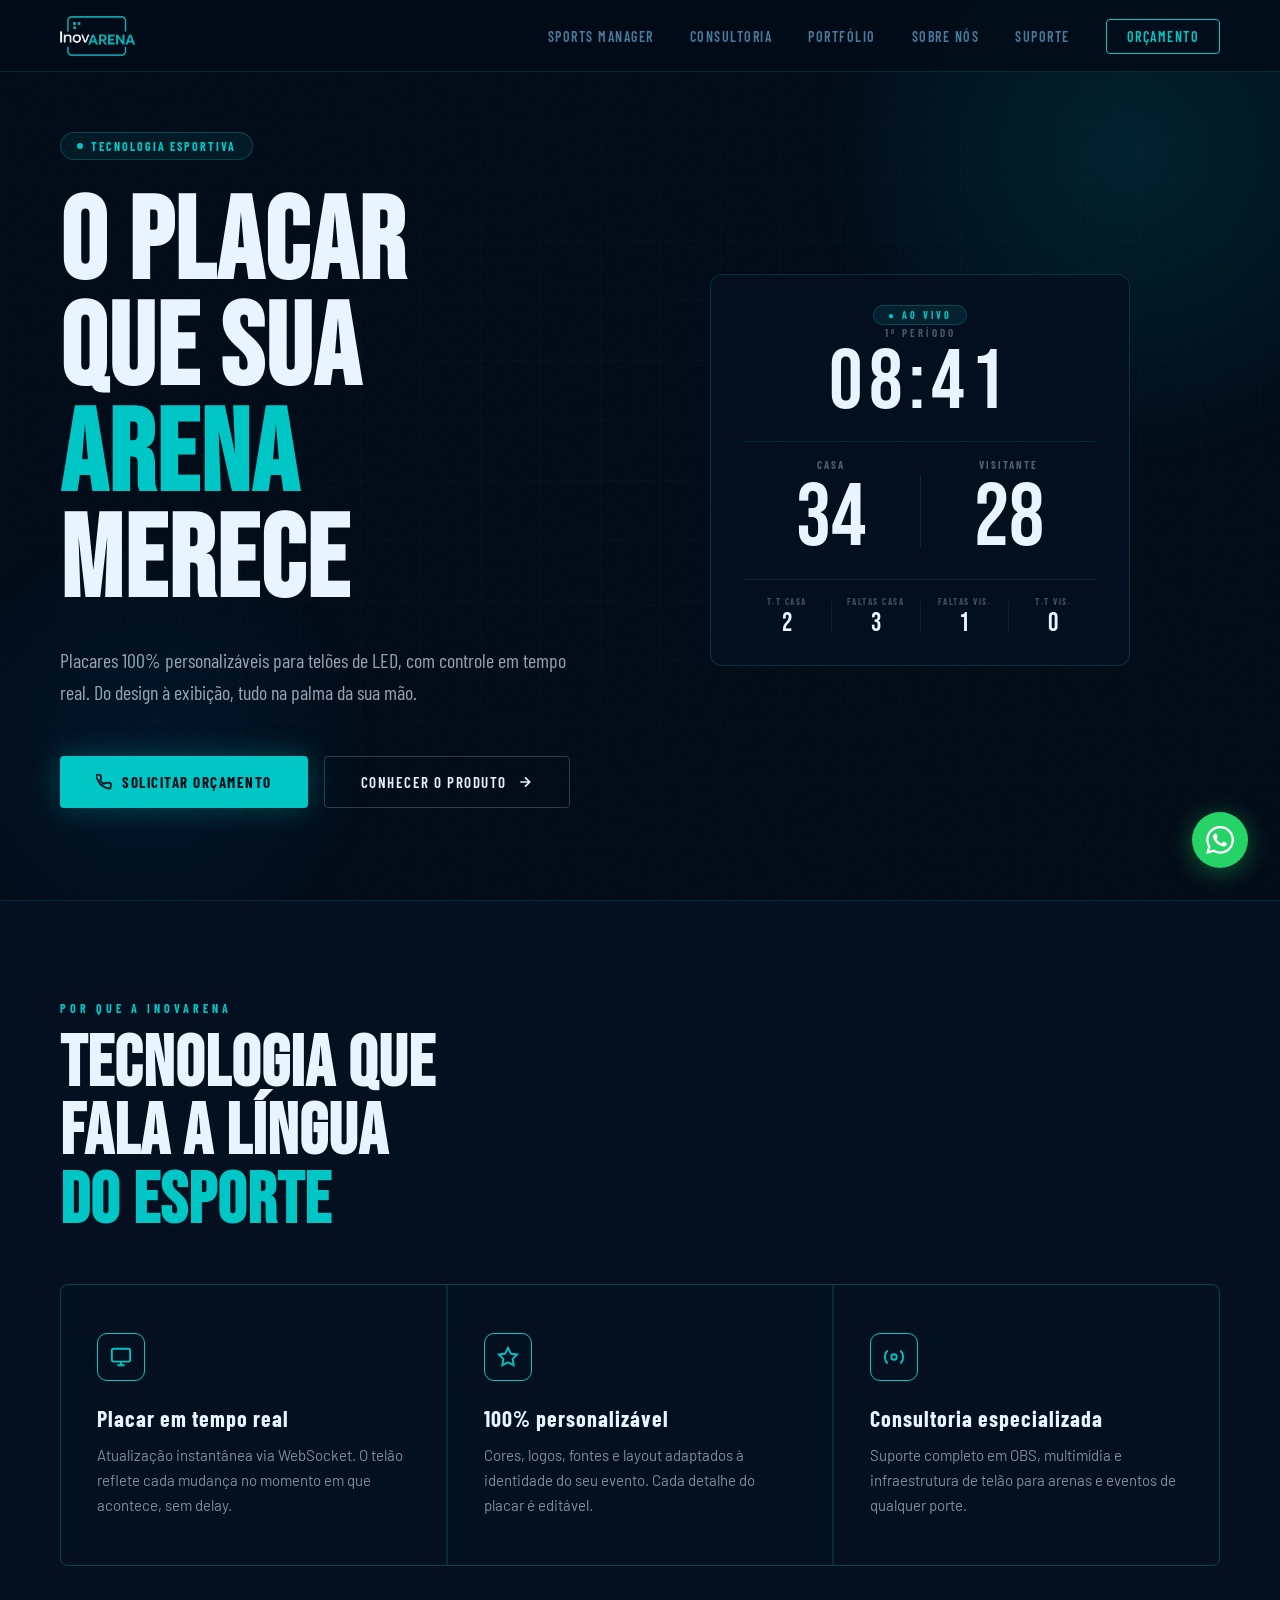
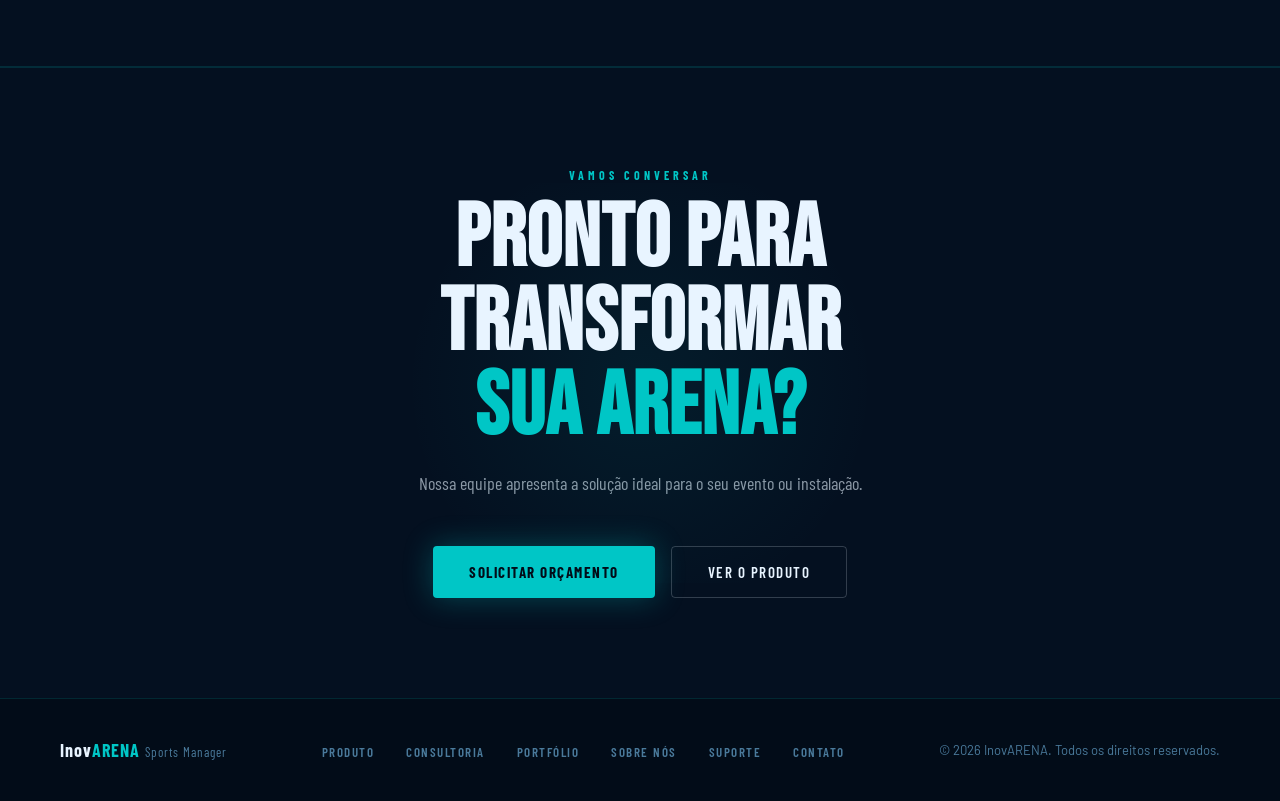
<file: index.html>
<!DOCTYPE html>
<html lang="pt-BR">
<head>
  <meta charset="UTF-8" />
  <meta name="viewport" content="width=device-width, initial-scale=1.0" />
  <title>InovARENA — Tecnologia Esportiva</title>
  <link href="https://fonts.googleapis.com/css2?family=Bebas+Neue&family=Barlow+Condensed:wght@300;400;500;600;700;800&family=Barlow:wght@300;400;500&display=swap" rel="stylesheet" />
  <link rel="stylesheet" href="style.css" />
  <style>
    /* ── HERO ── */
    .hero {
      min-height: 100vh;
      display: flex; align-items: center;
      padding: 120px 60px 80px;
      position: relative; overflow: hidden;
    }
    .hero-bg-grid {
      position: absolute; inset: 0;
      background-image:
        linear-gradient(rgba(0,198,198,0.04) 1px, transparent 1px),
        linear-gradient(90deg, rgba(0,198,198,0.04) 1px, transparent 1px);
      background-size: 60px 60px;
      mask-image: radial-gradient(ellipse 80% 80% at 50% 50%, black 0%, transparent 100%);
    }
    .hero-glow {
      position: absolute; top: -200px; right: -200px;
      width: 700px; height: 700px;
      background: radial-gradient(circle, rgba(0,198,198,0.12) 0%, transparent 65%);
      pointer-events: none;
    }
    .hero-glow2 {
      position: absolute; bottom: -100px; left: -100px;
      width: 500px; height: 500px;
      background: radial-gradient(circle, rgba(0,100,180,0.1) 0%, transparent 65%);
      pointer-events: none;
    }
    .hero-content { position: relative; z-index: 1; max-width: 660px; }

    .hero-badge {
      display: inline-flex; align-items: center; gap: 8px;
      background: rgba(0,198,198,0.08);
      border: 1px solid rgba(0,198,198,0.25);
      border-radius: 100px; padding: 6px 16px;
      margin-bottom: 32px;
      font-family: var(--font-sub); font-size: 12px;
      font-weight: 700; letter-spacing: 2px; text-transform: uppercase;
      color: var(--accent);
      animation: fadeUp 0.6s ease both;
    }
    .hero-badge-dot {
      width: 6px; height: 6px; border-radius: 50%;
      background: var(--accent);
      animation: pulse 2s infinite;
    }
    .hero-title {
      font-family: var(--font-head);
      font-size: clamp(64px, 9vw, 120px);
      line-height: 0.92; letter-spacing: 2px;
      margin-bottom: 28px;
      animation: fadeUp 0.6s 0.1s ease both;
    }
    .hero-sub {
      font-family: var(--font-sub); font-size: 20px;
      font-weight: 400; color: rgba(232,244,255,0.65);
      line-height: 1.6; max-width: 520px; margin-bottom: 48px;
      animation: fadeUp 0.6s 0.2s ease both;
    }
    .hero-actions {
      display: flex; gap: 16px; flex-wrap: wrap;
      animation: fadeUp 0.6s 0.3s ease both;
    }

    /* ── HERO SCOREBOARD ── */
    .hero { justify-content: space-between; gap: 40px; }
    .hero-content { max-width: 520px; flex-shrink: 0; }

    .hero-scoreboard {
      position: relative; z-index: 1; flex: 1;
      display: flex; align-items: center; justify-content: center;
      animation: fadeUp 0.8s 0.4s ease both;
    }
    .sb-wrap {
      width: 100%; max-width: 420px;
      background: rgba(4,16,32,0.85);
      border: 1px solid rgba(0,198,198,0.2);
      border-radius: 12px; padding: 28px 32px;
    }
    .sb-live { text-align: center; margin-bottom: 4px; }
    .sb-live span {
      font-family: var(--font-sub); font-size: 10px; font-weight: 700;
      letter-spacing: 3px; text-transform: uppercase;
      color: var(--accent); background: rgba(0,198,198,0.1);
      border: 1px solid rgba(0,198,198,0.25);
      padding: 3px 14px; border-radius: 100px;
    }
    .sb-period-label {
      text-align: center; font-family: var(--font-sub);
      font-size: 11px; font-weight: 700; letter-spacing: 3px;
      text-transform: uppercase; color: rgba(232,244,255,0.3); margin-bottom: 2px;
    }
    .sb-clock {
      text-align: center; font-family: var(--font-head);
      font-size: 84px; line-height: 1; color: var(--white);
      letter-spacing: 6px; margin-bottom: 16px;
    }
    .sb-teams {
      display: grid; grid-template-columns: 1fr 1px 1fr;
      align-items: center;
      border-top: 1px solid rgba(0,198,198,0.15);
      border-bottom: 1px solid rgba(0,198,198,0.15);
      padding: 16px 0; margin-bottom: 16px;
    }
    .sb-team { text-align: center; }
    .sb-team-name {
      font-family: var(--font-sub); font-size: 11px; font-weight: 700;
      letter-spacing: 2px; text-transform: uppercase;
      color: rgba(232,244,255,0.35); margin-bottom: 4px;
    }
    .sb-score {
      font-family: var(--font-head); font-size: 88px;
      line-height: 1; color: var(--white);
    }
    .sb-divider { width: 1px; height: 72px; background: rgba(0,198,198,0.15); }
    .sb-stats {
      display: grid; grid-template-columns: 1fr 1px 1fr 1px 1fr 1px 1fr;
      align-items: center;
    }
    .sb-stat { text-align: center; padding: 0 6px; }
    .sb-stat-label {
      font-family: var(--font-sub); font-size: 9px; font-weight: 700;
      letter-spacing: 1.5px; text-transform: uppercase;
      color: rgba(232,244,255,0.28); margin-bottom: 4px;
    }
    .sb-stat-val {
      font-family: var(--font-head); font-size: 26px;
      color: var(--white); line-height: 1;
    }
    .sb-stat-divider { width: 1px; height: 32px; background: rgba(0,198,198,0.12); }

    /* ── PILLARS ── */
    .pillars { background: var(--bg2); border-top: 1px solid var(--border); border-bottom: 1px solid var(--border); }
    .pillars-grid {
      display: grid; grid-template-columns: repeat(3,1fr);
      gap: 2px; background: var(--border);
      border: 1px solid var(--border); border-radius: 8px;
      overflow: hidden; margin-top: 48px;
    }
    .pillar {
      background: var(--bg2); padding: 48px 36px;
      transition: background 0.2s;
    }
    .pillar:hover { background: var(--bg3); }
    .pillar-icon {
      width: 48px; height: 48px;
      border: 1.5px solid var(--accent); border-radius: 10px;
      display: flex; align-items: center; justify-content: center;
      margin-bottom: 24px; color: var(--accent); font-size: 20px;
    }
    .pillar-title {
      font-family: var(--font-sub); font-size: 22px;
      font-weight: 700; letter-spacing: 1px; margin-bottom: 12px;
    }
    .pillar-desc { font-size: 15px; color: rgba(232,244,255,0.55); line-height: 1.65; }

    /* ── CTA STRIP ── */
    .cta-strip {
      background: var(--bg2); border-top: 1px solid var(--border);
      text-align: center; position: relative; overflow: hidden;
    }
    .cta-strip::before {
      content: '';
      position: absolute; top: 50%; left: 50%;
      transform: translate(-50%,-50%);
      width: 600px; height: 400px;
      background: radial-gradient(circle, rgba(0,198,198,0.07) 0%, transparent 65%);
    }
    .cta-strip .section-title { font-size: clamp(48px, 7vw, 88px); position: relative; }
    .cta-strip .section-sub { margin: 0 auto 48px; text-align: center; }
    .cta-actions { display: flex; gap: 16px; justify-content: center; flex-wrap: wrap; position: relative; }

    /* animations */
    @keyframes fadeUp {
      from { opacity: 0; transform: translateY(24px); }
      to   { opacity: 1; transform: translateY(0); }
    }
    @keyframes pulse {
      0%,100% { opacity: 1; } 50% { opacity: 0.3; }
    }

    @media (max-width: 1024px) {
      .hero { padding: 120px 32px 80px; flex-direction: column; justify-content: center; }
      .hero-content { max-width: 100%; }
      .hero-scoreboard { display: none; }
      .pillars-grid { grid-template-columns: 1fr; }
    }
    @media (max-width: 768px) {
      .hero { padding: 110px 20px 60px; }
    }
  </style>
</head>
<body>

  <div id="nav-placeholder"></div>

  <!-- HERO -->
  <section class="hero" id="home">
    <div class="hero-bg-grid"></div>
    <div class="hero-glow"></div>
    <div class="hero-glow2"></div>
    <div class="hero-content">
      <div class="hero-badge"><div class="hero-badge-dot"></div>Tecnologia esportiva</div>
      <h1 class="hero-title">O PLACAR<br>QUE SUA<br><span class="accent">ARENA</span><br>MERECE</h1>
      <p class="hero-sub">Placares 100% personalizáveis para telões de LED, com controle em tempo real. Do design à exibição, tudo na palma da sua mão.</p>
      <div class="hero-actions">
        <a href="contato.html" class="btn-primary">
          <svg width="16" height="16" viewBox="0 0 24 24" fill="none" stroke="currentColor" stroke-width="2.5"><path d="M22 16.92v3a2 2 0 01-2.18 2 19.79 19.79 0 01-8.63-3.07A19.5 19.5 0 013.07 9.81a19.79 19.79 0 01-3.07-8.68A2 2 0 012 1h3a2 2 0 012 1.72c.127.96.361 1.903.7 2.81a2 2 0 01-.45 2.11L6.09 8.91a16 16 0 006 6l1.27-1.27a2 2 0 012.11-.45c.907.339 1.85.573 2.81.7A2 2 0 0122 16.92z"/></svg>
          Solicitar orçamento
        </a>
        <a href="sports-manager.html" class="btn-secondary">
          Conhecer o produto
          <svg width="16" height="16" viewBox="0 0 24 24" fill="none" stroke="currentColor" stroke-width="2.5"><path d="M5 12h14M12 5l7 7-7 7"/></svg>
        </a>
      </div>
    </div>
    <!-- SCOREBOARD -->
    <div class="hero-scoreboard">
      <div class="sb-wrap">
        <div class="sb-live"><span>● AO VIVO</span></div>
        <div class="sb-period-label">1º Período</div>
        <div class="sb-clock" id="clock">08:42</div>
        <div class="sb-teams">
          <div class="sb-team">
            <div class="sb-team-name">Casa</div>
            <div class="sb-score">34</div>
          </div>
          <div class="sb-divider"></div>
          <div class="sb-team">
            <div class="sb-team-name">Visitante</div>
            <div class="sb-score">28</div>
          </div>
        </div>
        <div class="sb-stats">
          <div class="sb-stat">
            <div class="sb-stat-label">T.T Casa</div>
            <div class="sb-stat-val">2</div>
          </div>
          <div class="sb-stat-divider"></div>
          <div class="sb-stat">
            <div class="sb-stat-label">Faltas Casa</div>
            <div class="sb-stat-val">3</div>
          </div>
          <div class="sb-stat-divider"></div>
          <div class="sb-stat">
            <div class="sb-stat-label">Faltas Vis.</div>
            <div class="sb-stat-val">1</div>
          </div>
          <div class="sb-stat-divider"></div>
          <div class="sb-stat">
            <div class="sb-stat-label">T.T Vis.</div>
            <div class="sb-stat-val">0</div>
          </div>
        </div>
      </div>
    </div>
  </section>

  <!-- PILLARS -->
  <section class="pillars reveal">
    <div class="section-label">Por que a InovARENA</div>
    <h2 class="section-title">TECNOLOGIA QUE<br>FALA A LÍNGUA<br><span class="accent">DO ESPORTE</span></h2>
    <div class="pillars-grid">
      <div class="pillar">
        <div class="pillar-icon"><svg width="22" height="22" viewBox="0 0 24 24" fill="none" stroke="currentColor" stroke-width="2"><rect x="2" y="3" width="20" height="14" rx="2"/><path d="M8 21h8M12 17v4"/></svg></div>
        <div class="pillar-title">Placar em tempo real</div>
        <p class="pillar-desc">Atualização instantânea via WebSocket. O telão reflete cada mudança no momento em que acontece, sem delay.</p>
      </div>
      <div class="pillar">
        <div class="pillar-icon"><svg width="22" height="22" viewBox="0 0 24 24" fill="none" stroke="currentColor" stroke-width="2"><path d="M12 2l3.09 6.26L22 9.27l-5 4.87 1.18 6.88L12 17.77l-6.18 3.25L7 14.14 2 9.27l6.91-1.01L12 2z"/></svg></div>
        <div class="pillar-title">100% personalizável</div>
        <p class="pillar-desc">Cores, logos, fontes e layout adaptados à identidade do seu evento. Cada detalhe do placar é editável.</p>
      </div>
      <div class="pillar">
        <div class="pillar-icon"><svg width="22" height="22" viewBox="0 0 24 24" fill="none" stroke="currentColor" stroke-width="2"><circle cx="12" cy="12" r="3"/><path d="M19.07 4.93a10 10 0 010 14.14M4.93 4.93a10 10 0 000 14.14"/></svg></div>
        <div class="pillar-title">Consultoria especializada</div>
        <p class="pillar-desc">Suporte completo em OBS, multimídia e infraestrutura de telão para arenas e eventos de qualquer porte.</p>
      </div>
    </div>
  </section>

  <!-- CTA STRIP -->
  <section class="cta-strip reveal">
    <div class="section-label" style="text-align:center">Vamos conversar</div>
    <h2 class="section-title">PRONTO PARA<br>TRANSFORMAR<br><span class="accent">SUA ARENA?</span></h2>
    <p class="section-sub">Nossa equipe apresenta a solução ideal para o seu evento ou instalação.</p>
    <div class="cta-actions">
      <a href="contato.html" class="btn-primary">Solicitar orçamento</a>
      <a href="sports-manager.html" class="btn-secondary">Ver o produto</a>
    </div>
  </section>

  <div id="footer-placeholder"></div>

  <script src="main.js"></script>
  <script>
    // Clock animation
    const clockEl = document.getElementById('clock');
    if (clockEl) {
      let seconds = 8 * 60 + 42;
      setInterval(() => {
        seconds = seconds > 0 ? seconds - 1 : 8 * 60 + 42;
        const m = Math.floor(seconds / 60).toString().padStart(2,'0');
        const s = (seconds % 60).toString().padStart(2,'0');
        clockEl.textContent = `${m}:${s}`;
      }, 1000);
    }
  </script>
</body>
</html>
</file>
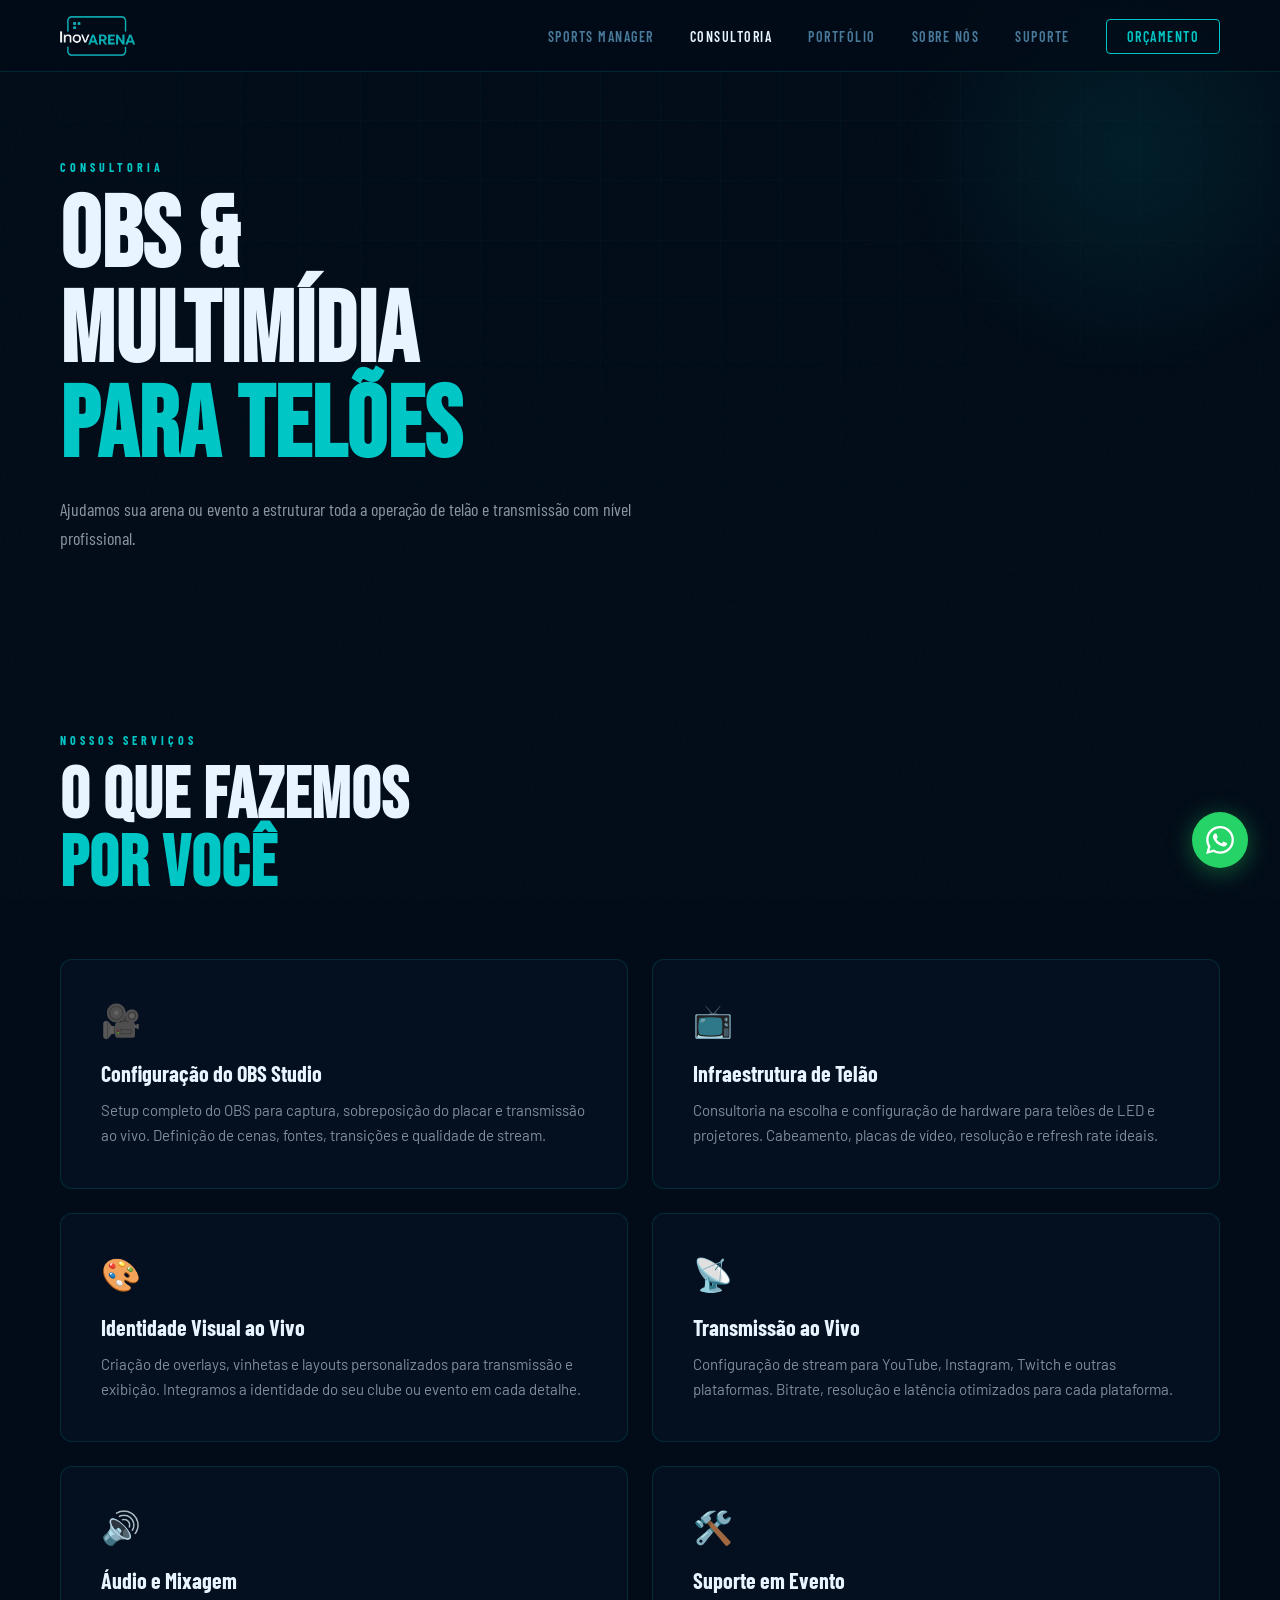
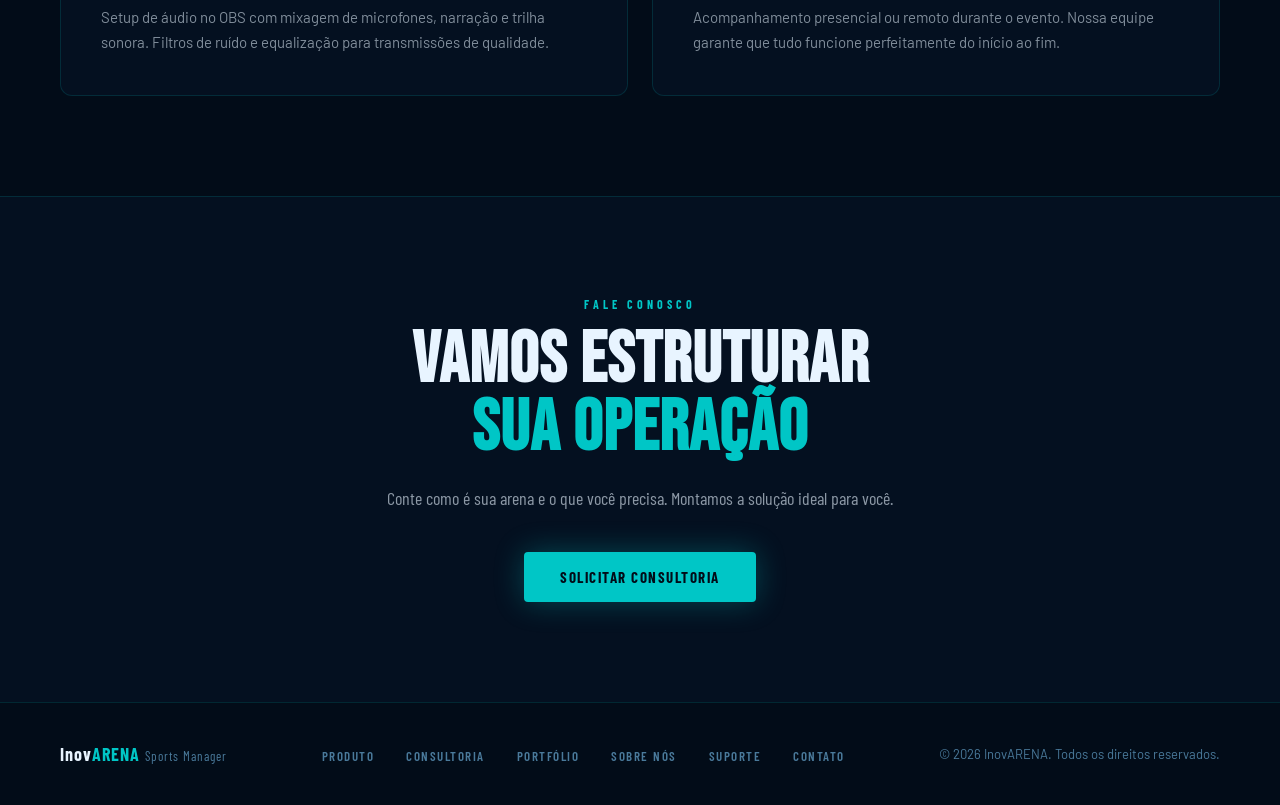
<file: consultoria.html>
<!DOCTYPE html>
<html lang="pt-BR">
<head>
  <meta charset="UTF-8" /><meta name="viewport" content="width=device-width, initial-scale=1.0" />
  <title>Consultoria OBS — InovARENA</title>
  <link href="https://fonts.googleapis.com/css2?family=Bebas+Neue&family=Barlow+Condensed:wght@300;400;500;600;700;800&family=Barlow:wght@300;400;500&display=swap" rel="stylesheet" />
  <link rel="stylesheet" href="style.css" />
  <style>
    .services-grid { display:grid; grid-template-columns:repeat(2,1fr); gap:24px; margin-top:60px; }
    .service-card { background:var(--bg2); border:1px solid var(--border); border-radius:12px; padding:40px; position:relative; overflow:hidden; transition:border-color .2s,background .2s; }
    .service-card:hover { border-color:rgba(0,198,198,.3); background:var(--bg3); }
    .service-card::before { content:''; position:absolute; top:0;left:0;right:0; height:2px; background:linear-gradient(90deg,transparent,var(--accent),transparent); opacity:0; transition:opacity .3s; }
    .service-card:hover::before { opacity:1; }
    .service-icon { font-size:32px; margin-bottom:20px; }
    .service-title { font-family:var(--font-sub); font-size:22px; font-weight:700; margin-bottom:12px; }
    .service-desc { font-size:15px; color:rgba(232,244,255,.55); line-height:1.65; }
    .cta-section { background:var(--bg2); border-top:1px solid var(--border); text-align:center; }
    .cta-section .section-sub { margin:0 auto 40px; text-align:center; }
    @media(max-width:768px){ .services-grid{grid-template-columns:1fr;} }
  </style>
</head>
<body>
  <div id="nav-placeholder"></div>
  <section class="page-hero">
    <div class="page-hero-bg"></div><div class="page-hero-glow"></div>
    <div style="position:relative;z-index:1">
      <div class="section-label">Consultoria</div>
      <h1 class="section-title" style="font-size:clamp(56px,8vw,100px)">OBS &amp;<br>MULTIMÍDIA<br><span class="accent">PARA TELÕES</span></h1>
      <p class="section-sub">Ajudamos sua arena ou evento a estruturar toda a operação de telão e transmissão com nível profissional.</p>
    </div>
  </section>
  <section class="reveal">
    <div class="section-label">Nossos serviços</div>
    <h2 class="section-title">O QUE FAZEMOS<br><span class="accent">POR VOCÊ</span></h2>
    <div class="services-grid">
      <div class="service-card"><div class="service-icon">🎥</div><div class="service-title">Configuração do OBS Studio</div><p class="service-desc">Setup completo do OBS para captura, sobreposição do placar e transmissão ao vivo. Definição de cenas, fontes, transições e qualidade de stream.</p></div>
      <div class="service-card"><div class="service-icon">📺</div><div class="service-title">Infraestrutura de Telão</div><p class="service-desc">Consultoria na escolha e configuração de hardware para telões de LED e projetores. Cabeamento, placas de vídeo, resolução e refresh rate ideais.</p></div>
      <div class="service-card"><div class="service-icon">🎨</div><div class="service-title">Identidade Visual ao Vivo</div><p class="service-desc">Criação de overlays, vinhetas e layouts personalizados para transmissão e exibição. Integramos a identidade do seu clube ou evento em cada detalhe.</p></div>
      <div class="service-card"><div class="service-icon">📡</div><div class="service-title">Transmissão ao Vivo</div><p class="service-desc">Configuração de stream para YouTube, Instagram, Twitch e outras plataformas. Bitrate, resolução e latência otimizados para cada plataforma.</p></div>
      <div class="service-card"><div class="service-icon">🔊</div><div class="service-title">Áudio e Mixagem</div><p class="service-desc">Setup de áudio no OBS com mixagem de microfones, narração e trilha sonora. Filtros de ruído e equalização para transmissões de qualidade.</p></div>
      <div class="service-card"><div class="service-icon">🛠️</div><div class="service-title">Suporte em Evento</div><p class="service-desc">Acompanhamento presencial ou remoto durante o evento. Nossa equipe garante que tudo funcione perfeitamente do início ao fim.</p></div>
    </div>
  </section>
  <section class="cta-section reveal">
    <div class="section-label" style="text-align:center">Fale conosco</div>
    <h2 class="section-title">VAMOS ESTRUTURAR<br><span class="accent">SUA OPERAÇÃO</span></h2>
    <p class="section-sub">Conte como é sua arena e o que você precisa. Montamos a solução ideal para você.</p>
    <a href="contato.html" class="btn-primary">Solicitar consultoria</a>
  </section>
  <div id="footer-placeholder"></div>
  <script src="main.js"></script>
</body>
</html>
</file>
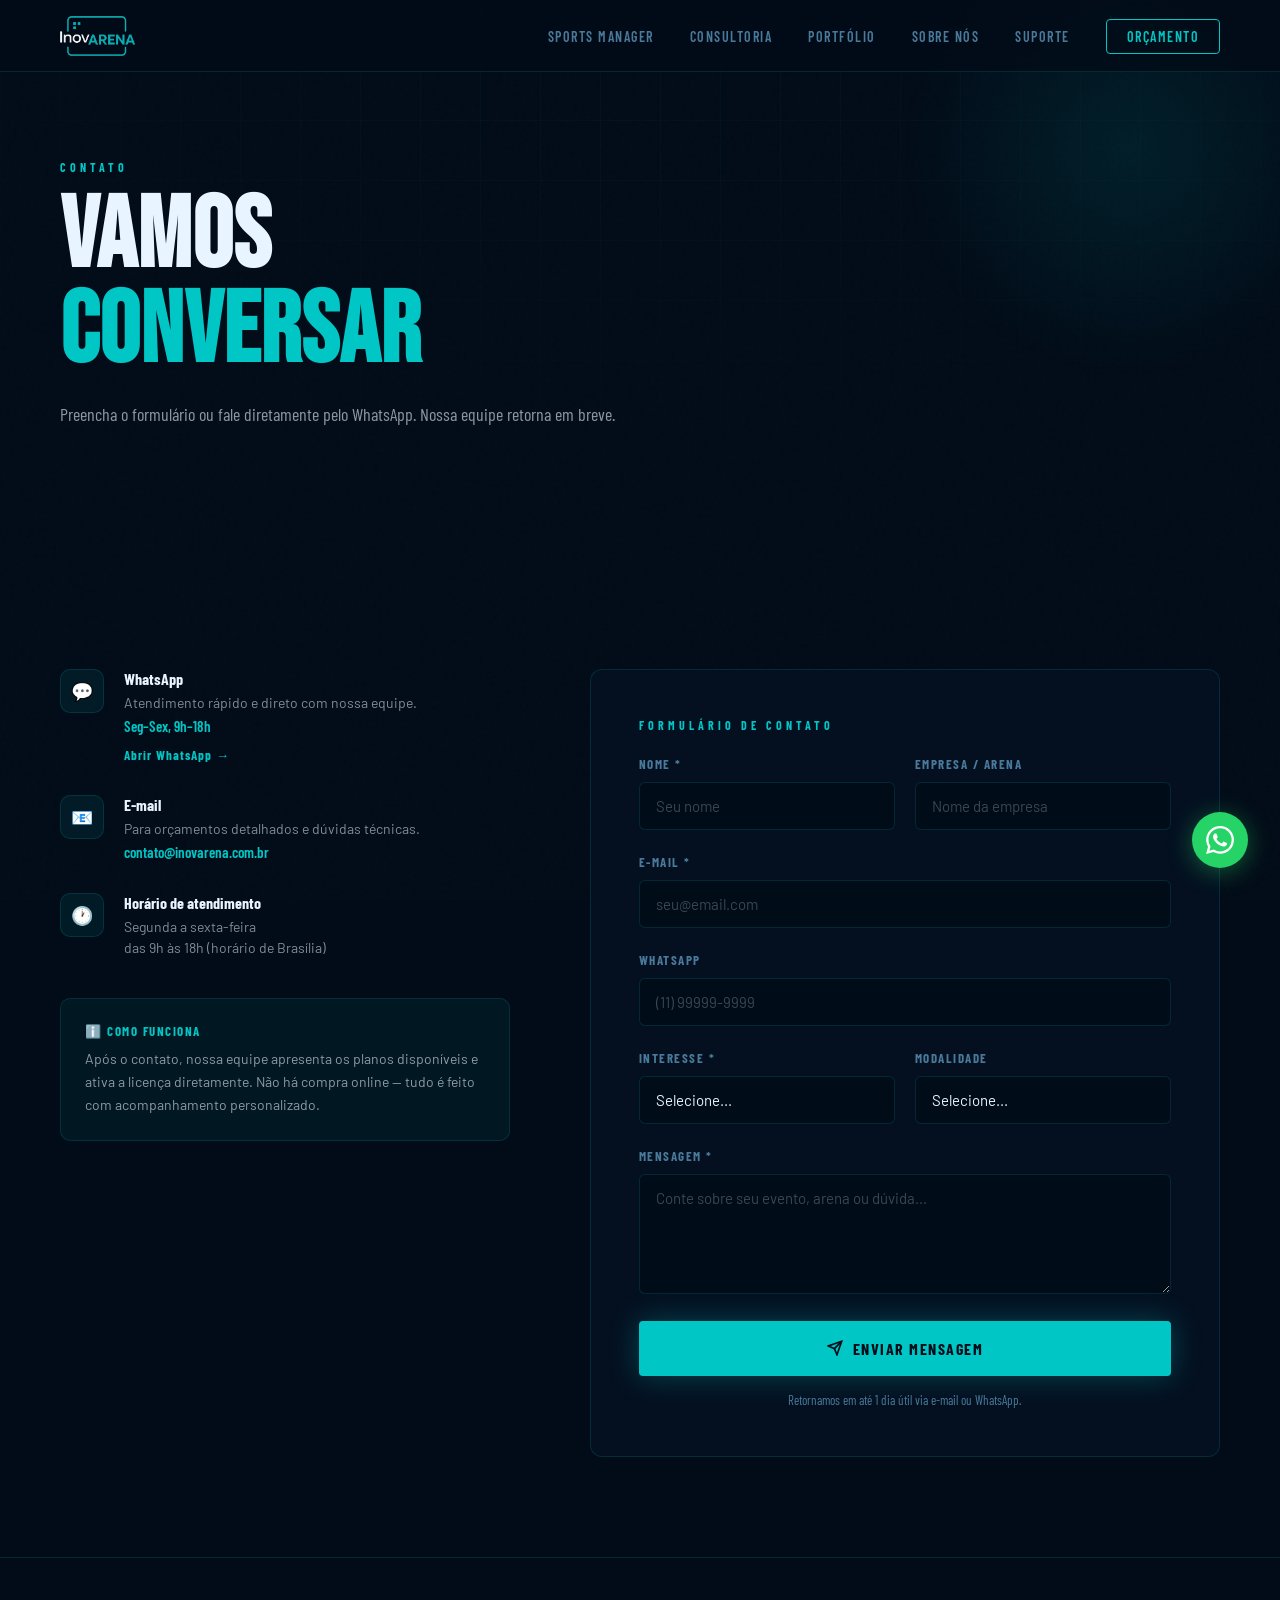
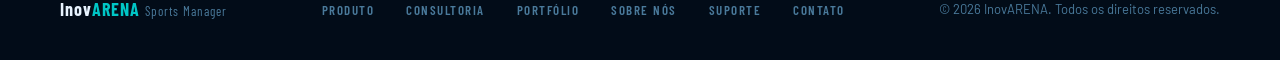
<file: contato.html>
<!DOCTYPE html>
<html lang="pt-BR">
<head>
  <meta charset="UTF-8"/><meta name="viewport" content="width=device-width,initial-scale=1.0"/>
  <title>Contato — InovARENA</title>
  <link href="https://fonts.googleapis.com/css2?family=Bebas+Neue&family=Barlow+Condensed:wght@300;400;500;600;700;800&family=Barlow:wght@300;400;500&display=swap" rel="stylesheet"/>
  <link rel="stylesheet" href="style.css"/>
  <style>
    .contato-layout { display:grid; grid-template-columns:1fr 1.4fr; gap:80px; align-items:start; margin-top:60px; }
    .contact-info { display:flex; flex-direction:column; gap:32px; }
    .contact-item { display:flex; gap:20px; align-items:flex-start; }
    .contact-item-icon { width:44px; height:44px; background:rgba(0,198,198,.08); border:1px solid var(--border); border-radius:10px; display:flex; align-items:center; justify-content:center; font-size:18px; flex-shrink:0; }
    .contact-item-title { font-family:var(--font-sub); font-size:16px; font-weight:700; margin-bottom:4px; }
    .contact-item-desc { font-size:14px; color:rgba(232,244,255,.55); line-height:1.5; }
    .contact-item-value { font-family:var(--font-sub); font-size:15px; font-weight:600; color:var(--accent); margin-top:4px; }
    /* FORM */
    .form-card { background:var(--bg2); border:1px solid var(--border); border-radius:12px; padding:48px; }
    .form-row { display:grid; grid-template-columns:1fr 1fr; gap:20px; }
    .form-group { margin-bottom:24px; }
    .form-label { display:block; font-family:var(--font-sub); font-size:13px; font-weight:700; letter-spacing:1.5px; text-transform:uppercase; color:var(--muted); margin-bottom:10px; }
    .form-input, .form-select, .form-textarea {
      width:100%; background:rgba(2,12,24,.8); border:1px solid rgba(0,198,198,.15);
      border-radius:6px; padding:14px 16px; font-family:var(--font-body); font-size:15px;
      color:var(--white); outline:none; transition:border-color .2s,box-shadow .2s;
    }
    .form-input::placeholder, .form-textarea::placeholder { color:rgba(232,244,255,.25); }
    .form-input:focus, .form-select:focus, .form-textarea:focus { border-color:var(--accent); box-shadow:0 0 0 3px rgba(0,198,198,.08); }
    .form-select { appearance:none; cursor:pointer; }
    .form-select option { background:var(--bg2); color:var(--white); }
    .form-textarea { resize:vertical; min-height:120px; }
    .form-submit { width:100%; padding:18px; font-size:16px; justify-content:center; }
    .form-note { text-align:center; margin-top:16px; font-family:var(--font-sub); font-size:13px; color:var(--muted); }
    .success-msg { display:none; text-align:center; padding:32px; }
    .success-msg .icon { font-size:48px; margin-bottom:16px; }
    .success-msg h3 { font-family:var(--font-head); font-size:32px; margin-bottom:8px; color:var(--accent); }
    .success-msg p { color:rgba(232,244,255,.6); font-size:15px; }
    @media(max-width:1024px){ .contato-layout{grid-template-columns:1fr;gap:48px;} .form-card{padding:32px;} }
    @media(max-width:600px){ .form-row{grid-template-columns:1fr;} .form-card{padding:24px;} }
  </style>
</head>
<body>
  <div id="nav-placeholder"></div>
  <section class="page-hero">
    <div class="page-hero-bg"></div><div class="page-hero-glow"></div>
    <div style="position:relative;z-index:1">
      <div class="section-label">Contato</div>
      <h1 class="section-title" style="font-size:clamp(56px,8vw,100px)">VAMOS<br><span class="accent">CONVERSAR</span></h1>
      <p class="section-sub">Preencha o formulário ou fale diretamente pelo WhatsApp. Nossa equipe retorna em breve.</p>
    </div>
  </section>
  <section class="reveal">
    <div class="contato-layout">
      <div class="contact-info">
        <div class="contact-item">
          <div class="contact-item-icon">💬</div>
          <div>
            <div class="contact-item-title">WhatsApp</div>
            <p class="contact-item-desc">Atendimento rápido e direto com nossa equipe.</p>
            <div class="contact-item-value">Seg–Sex, 9h–18h</div>
            <a href="https://wa.me/55XXXXXXXXXXX" target="_blank" style="display:inline-flex;align-items:center;gap:8px;margin-top:12px;font-family:var(--font-sub);font-size:13px;font-weight:700;color:var(--accent);text-decoration:none;letter-spacing:1px">Abrir WhatsApp →</a>
          </div>
        </div>
        <div class="contact-item">
          <div class="contact-item-icon">📧</div>
          <div>
            <div class="contact-item-title">E-mail</div>
            <p class="contact-item-desc">Para orçamentos detalhados e dúvidas técnicas.</p>
            <div class="contact-item-value">contato@inovarena.com.br</div>
          </div>
        </div>
        <div class="contact-item">
          <div class="contact-item-icon">🕐</div>
          <div>
            <div class="contact-item-title">Horário de atendimento</div>
            <p class="contact-item-desc">Segunda a sexta-feira<br>das 9h às 18h (horário de Brasília)</p>
          </div>
        </div>
        <div style="background:rgba(0,198,198,.06);border:1px solid var(--border);border-radius:10px;padding:24px;margin-top:8px;">
          <div style="font-family:var(--font-sub);font-size:13px;font-weight:700;letter-spacing:1.5px;text-transform:uppercase;color:var(--accent);margin-bottom:8px;">ℹ️ Como funciona</div>
          <p style="font-size:14px;color:rgba(232,244,255,.6);line-height:1.65;">Após o contato, nossa equipe apresenta os planos disponíveis e ativa a licença diretamente. Não há compra online — tudo é feito com acompanhamento personalizado.</p>
        </div>
      </div>
      <div class="form-card">
        <div id="form-content">
          <div class="section-label" style="margin-bottom:24px">Formulário de contato</div>
          <div class="form-row">
            <div class="form-group">
              <label class="form-label" for="nome">Nome *</label>
              <input class="form-input" type="text" id="nome" placeholder="Seu nome" required/>
            </div>
            <div class="form-group">
              <label class="form-label" for="empresa">Empresa / Arena</label>
              <input class="form-input" type="text" id="empresa" placeholder="Nome da empresa"/>
            </div>
          </div>
          <div class="form-group">
            <label class="form-label" for="email">E-mail *</label>
            <input class="form-input" type="email" id="email" placeholder="seu@email.com" required/>
          </div>
          <div class="form-group">
            <label class="form-label" for="whatsapp">WhatsApp</label>
            <input class="form-input" type="tel" id="whatsapp" placeholder="(11) 99999-9999"/>
          </div>
          <div class="form-row">
            <div class="form-group">
              <label class="form-label" for="interesse">Interesse *</label>
              <select class="form-select" id="interesse">
                <option value="">Selecione...</option>
                <option>Sports Manager</option>
                <option>Consultoria OBS/Mídia</option>
                <option>Ambos</option>
                <option>Outro</option>
              </select>
            </div>
            <div class="form-group">
              <label class="form-label" for="modalidade">Modalidade</label>
              <select class="form-select" id="modalidade">
                <option value="">Selecione...</option>
                <option>Futsal</option>
                <option>Basquete</option>
                <option>Futebol</option>
                <option>Múltiplas</option>
                <option>Outra</option>
              </select>
            </div>
          </div>
          <div class="form-group">
            <label class="form-label" for="mensagem">Mensagem *</label>
            <textarea class="form-textarea" id="mensagem" placeholder="Conte sobre seu evento, arena ou dúvida..." required></textarea>
          </div>
          <button class="btn-primary form-submit" onclick="submitForm()">
            <svg width="16" height="16" viewBox="0 0 24 24" fill="none" stroke="currentColor" stroke-width="2.5"><line x1="22" y1="2" x2="11" y2="13"/><polygon points="22 2 15 22 11 13 2 9 22 2"/></svg>
            Enviar mensagem
          </button>
          <p class="form-note">Retornamos em até 1 dia útil via e-mail ou WhatsApp.</p>
        </div>
        <div class="success-msg" id="success-msg">
          <div class="icon">✅</div>
          <h3>Mensagem enviada!</h3>
          <p>Obrigado pelo contato. Nossa equipe retornará em breve via e-mail ou WhatsApp.</p>
        </div>
      </div>
    </div>
  </section>
  <div id="footer-placeholder"></div>
  <script src="main.js"></script>
  <script>
    function submitForm() {
      const nome = document.getElementById('nome').value.trim();
      const email = document.getElementById('email').value.trim();
      const interesse = document.getElementById('interesse').value;
      const mensagem = document.getElementById('mensagem').value.trim();
      if (!nome || !email || !interesse || !mensagem) {
        alert('Por favor, preencha os campos obrigatórios (*).');
        return;
      }
      // Monta link do WhatsApp com os dados do formulário
      const empresa = document.getElementById('empresa').value.trim();
      const wa = document.getElementById('whatsapp').value.trim();
      const modalidade = document.getElementById('modalidade').value;
      const WA_NUMBER = '55XXXXXXXXXXX'; // Substitua pelo seu número
      const texto = encodeURIComponent(
        `Olá! Vim pelo site da InovARENA.\n\n` +
        `*Nome:* ${nome}\n` +
        `*Empresa:* ${empresa || '—'}\n` +
        `*E-mail:* ${email}\n` +
        `*WhatsApp:* ${wa || '—'}\n` +
        `*Interesse:* ${interesse}\n` +
        `*Modalidade:* ${modalidade || '—'}\n\n` +
        `*Mensagem:* ${mensagem}`
      );
      window.open(`https://wa.me/${WA_NUMBER}?text=${texto}`, '_blank');
      document.getElementById('form-content').style.display = 'none';
      document.getElementById('success-msg').style.display = 'block';
    }
  </script>
</body>
</html>
</file>
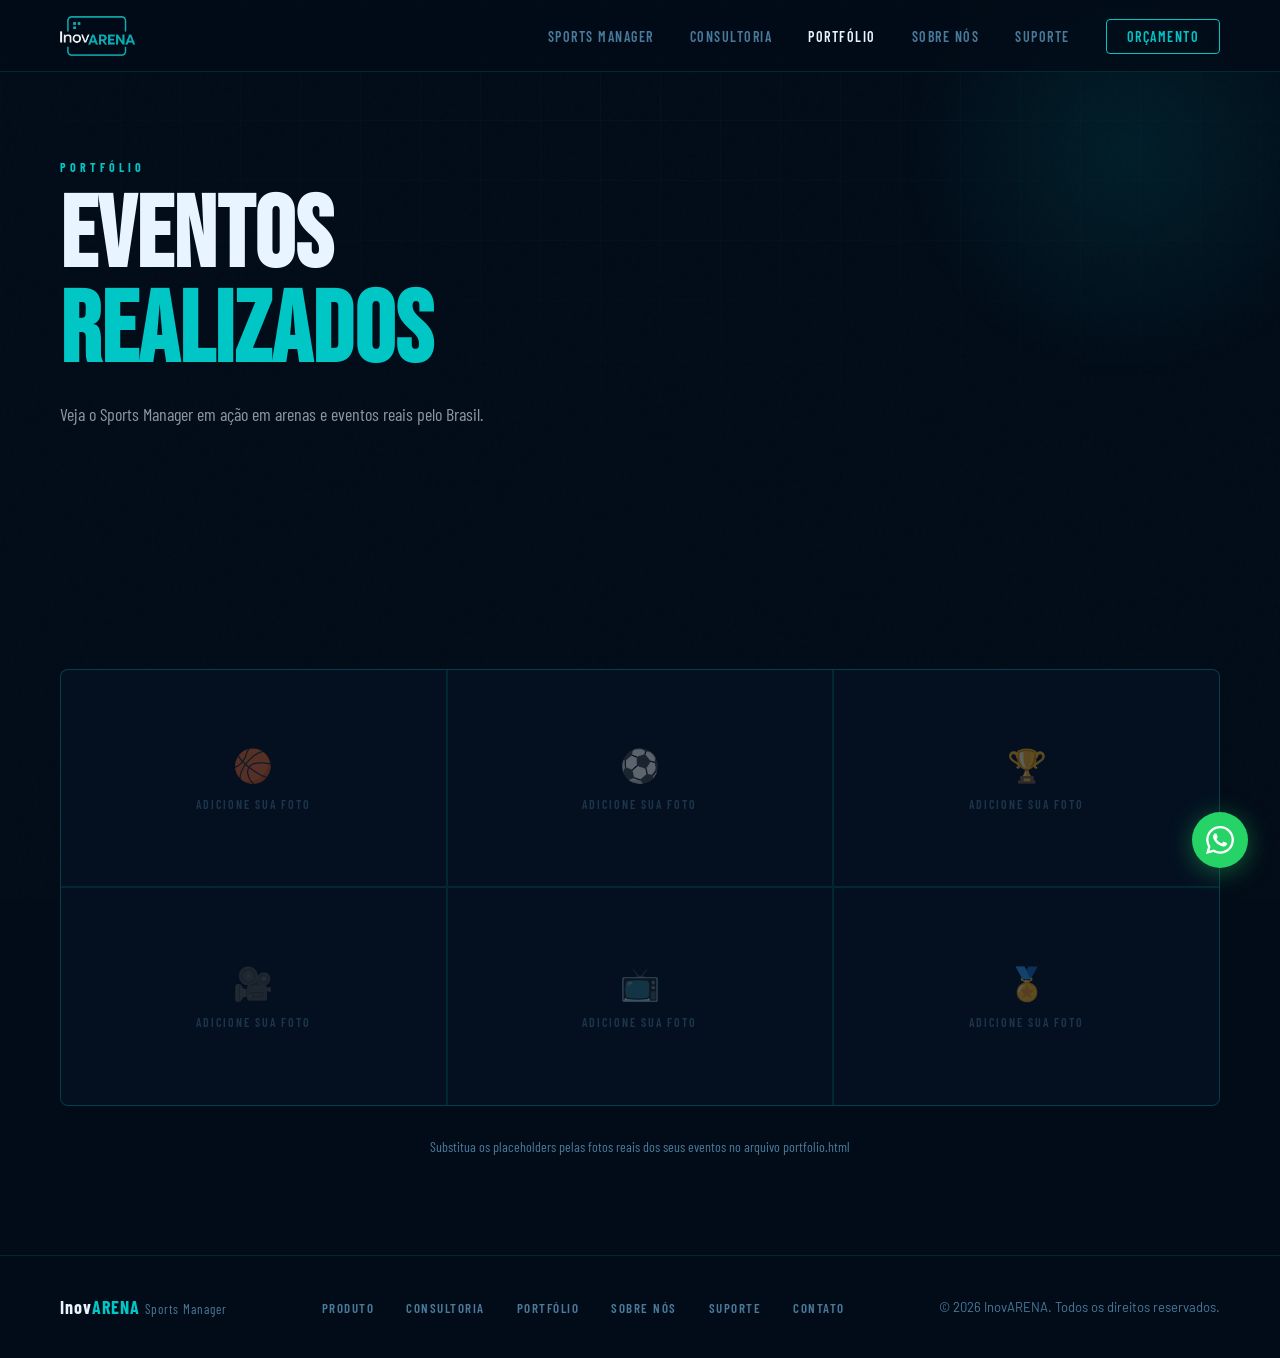
<file: portfolio.html>
<!DOCTYPE html>
<html lang="pt-BR">
<head>
  <meta charset="UTF-8"/><meta name="viewport" content="width=device-width,initial-scale=1.0"/>
  <title>Portfólio — InovARENA</title>
  <link href="https://fonts.googleapis.com/css2?family=Bebas+Neue&family=Barlow+Condensed:wght@300;400;500;600;700;800&family=Barlow:wght@300;400;500&display=swap" rel="stylesheet"/>
  <link rel="stylesheet" href="style.css"/>
  <style>
    .portfolio-grid { display:grid; grid-template-columns:repeat(3,1fr); gap:2px; margin-top:60px; background:var(--border); border:1px solid var(--border); border-radius:8px; overflow:hidden; }
    .portfolio-item { background:var(--bg2); aspect-ratio:16/9; display:flex; align-items:center; justify-content:center; position:relative; overflow:hidden; cursor:pointer; transition:background .2s; }
    .portfolio-item:hover { background:var(--bg3); }
    .portfolio-item img { width:100%; height:100%; object-fit:cover; opacity:.8; transition:opacity .3s; }
    .portfolio-item:hover img { opacity:1; }
    .portfolio-placeholder { display:flex; flex-direction:column; align-items:center; gap:12px; color:var(--muted); }
    .portfolio-placeholder-icon { font-size:32px; opacity:.35; }
    .portfolio-placeholder-text { font-family:var(--font-sub); font-size:12px; font-weight:600; letter-spacing:2px; text-transform:uppercase; opacity:.35; }
    .portfolio-label { position:absolute; bottom:0;left:0;right:0; padding:12px 16px; background:linear-gradient(transparent,rgba(2,12,24,.95)); font-family:var(--font-sub); font-size:13px; font-weight:700; letter-spacing:1px; color:var(--white); opacity:0; transition:opacity .2s; }
    .portfolio-item:hover .portfolio-label { opacity:1; }
    @media(max-width:768px){ .portfolio-grid{grid-template-columns:1fr 1fr;} }
    @media(max-width:480px){ .portfolio-grid{grid-template-columns:1fr;} }
  </style>
</head>
<body>
  <div id="nav-placeholder"></div>
  <section class="page-hero">
    <div class="page-hero-bg"></div><div class="page-hero-glow"></div>
    <div style="position:relative;z-index:1">
      <div class="section-label">Portfólio</div>
      <h1 class="section-title" style="font-size:clamp(56px,8vw,100px)">EVENTOS<br><span class="accent">REALIZADOS</span></h1>
      <p class="section-sub">Veja o Sports Manager em ação em arenas e eventos reais pelo Brasil.</p>
    </div>
  </section>
  <section class="reveal">
    <div class="portfolio-grid">
      <div class="portfolio-item">
        <div class="portfolio-placeholder"><div class="portfolio-placeholder-icon">🏀</div><div class="portfolio-placeholder-text">Adicione sua foto</div></div>
        <div class="portfolio-label">Basquete — Adicione o nome do evento</div>
      </div>
      <div class="portfolio-item">
        <div class="portfolio-placeholder"><div class="portfolio-placeholder-icon">⚽</div><div class="portfolio-placeholder-text">Adicione sua foto</div></div>
        <div class="portfolio-label">Futsal — Adicione o nome do evento</div>
      </div>
      <div class="portfolio-item">
        <div class="portfolio-placeholder"><div class="portfolio-placeholder-icon">🏆</div><div class="portfolio-placeholder-text">Adicione sua foto</div></div>
        <div class="portfolio-label">Adicione o nome do evento</div>
      </div>
      <div class="portfolio-item">
        <div class="portfolio-placeholder"><div class="portfolio-placeholder-icon">🎥</div><div class="portfolio-placeholder-text">Adicione sua foto</div></div>
        <div class="portfolio-label">Transmissão ao vivo — Adicione o nome</div>
      </div>
      <div class="portfolio-item">
        <div class="portfolio-placeholder"><div class="portfolio-placeholder-icon">📺</div><div class="portfolio-placeholder-text">Adicione sua foto</div></div>
        <div class="portfolio-label">Telão de LED — Adicione o nome</div>
      </div>
      <div class="portfolio-item">
        <div class="portfolio-placeholder"><div class="portfolio-placeholder-icon">🏅</div><div class="portfolio-placeholder-text">Adicione sua foto</div></div>
        <div class="portfolio-label">Adicione o nome do evento</div>
      </div>
    </div>
    <p style="text-align:center;margin-top:32px;font-family:var(--font-sub);font-size:14px;color:var(--muted)">
      Substitua os placeholders pelas fotos reais dos seus eventos no arquivo portfolio.html
    </p>
  </section>
  <div id="footer-placeholder"></div>
  <script src="main.js"></script>
</body>
</html>
</file>
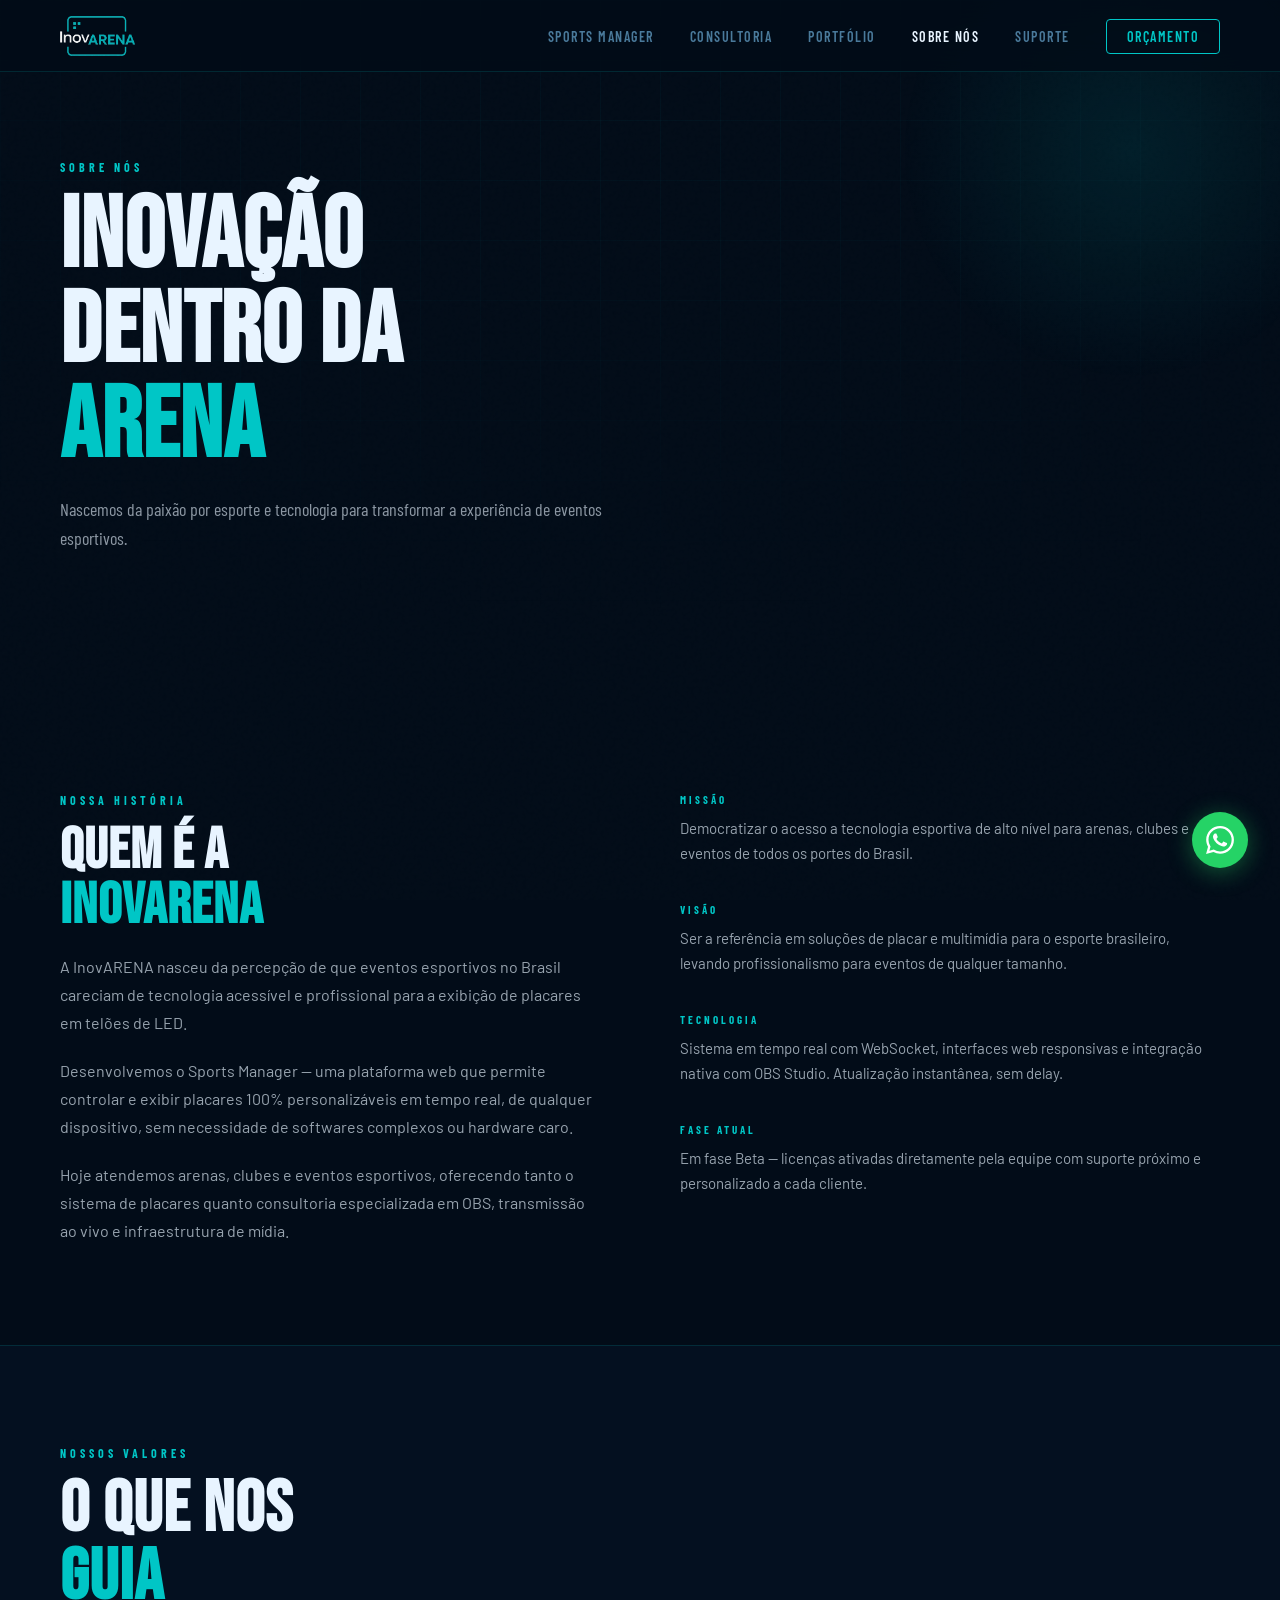
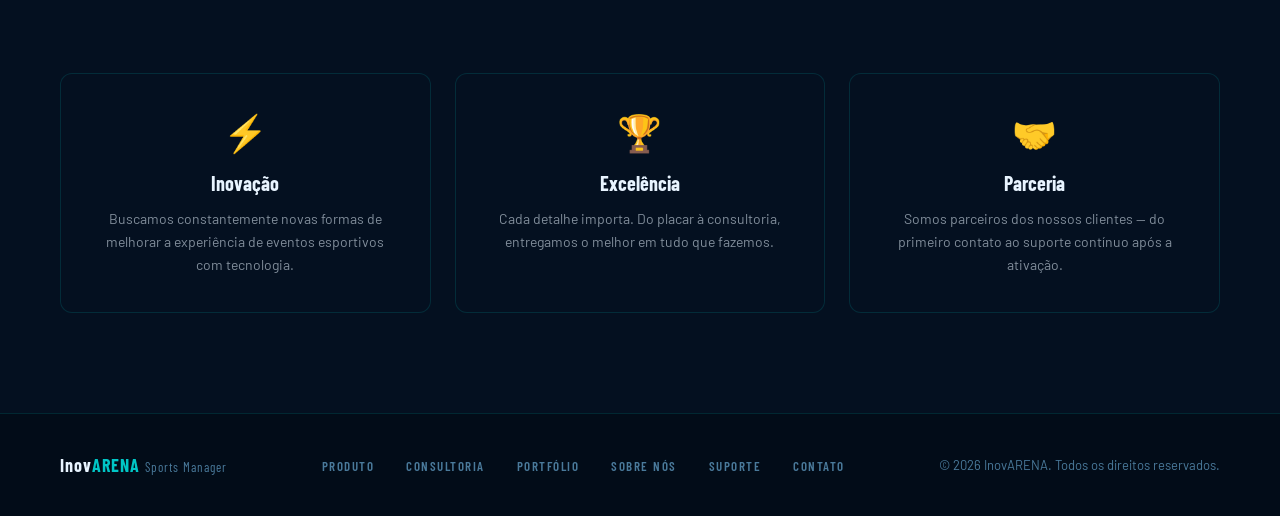
<file: sobre.html>
<!DOCTYPE html>
<html lang="pt-BR">
<head>
  <meta charset="UTF-8"/><meta name="viewport" content="width=device-width,initial-scale=1.0"/>
  <title>Sobre Nós — InovARENA</title>
  <link href="https://fonts.googleapis.com/css2?family=Bebas+Neue&family=Barlow+Condensed:wght@300;400;500;600;700;800&family=Barlow:wght@300;400;500&display=swap" rel="stylesheet"/>
  <link rel="stylesheet" href="style.css"/>
  <style>
    .sobre-grid { display:grid; grid-template-columns:1fr 1fr; gap:80px; align-items:start; margin-top:60px; }
    .values-grid { display:grid; grid-template-columns:repeat(3,1fr); gap:24px; margin-top:60px; }
    .value-card { background:var(--bg2); border:1px solid var(--border); border-radius:12px; padding:36px 32px; text-align:center; }
    .value-icon { font-size:36px; margin-bottom:16px; }
    .value-title { font-family:var(--font-sub); font-size:20px; font-weight:700; margin-bottom:12px; }
    .value-desc { font-size:14px; color:rgba(232,244,255,.55); line-height:1.65; }
    .info-block { margin-bottom:36px; }
    .info-block:last-child { margin-bottom:0; }
    .info-label { font-family:var(--font-sub); font-size:11px; font-weight:700; letter-spacing:3px; text-transform:uppercase; color:var(--accent); margin-bottom:10px; }
    .info-text { font-size:15px; color:rgba(232,244,255,.65); line-height:1.7; }
    @media(max-width:1024px){ .sobre-grid{grid-template-columns:1fr;gap:48px;} .values-grid{grid-template-columns:1fr 1fr;} }
    @media(max-width:600px){ .values-grid{grid-template-columns:1fr;} }
  </style>
</head>
<body>
  <div id="nav-placeholder"></div>
  <section class="page-hero">
    <div class="page-hero-bg"></div><div class="page-hero-glow"></div>
    <div style="position:relative;z-index:1">
      <div class="section-label">Sobre nós</div>
      <h1 class="section-title" style="font-size:clamp(56px,8vw,100px)">INOVAÇÃO<br>DENTRO DA<br><span class="accent">ARENA</span></h1>
      <p class="section-sub">Nascemos da paixão por esporte e tecnologia para transformar a experiência de eventos esportivos.</p>
    </div>
  </section>
  <section class="reveal">
    <div class="sobre-grid">
      <div>
        <div class="section-label">Nossa história</div>
        <h2 class="section-title" style="font-size:clamp(36px,5vw,58px)">QUEM É A<br><span class="accent">INOVARENA</span></h2>
        <p style="font-size:16px;color:rgba(232,244,255,.65);line-height:1.75;margin-bottom:20px;">
          A InovARENA nasceu da percepção de que eventos esportivos no Brasil careciam de tecnologia acessível e profissional para a exibição de placares em telões de LED.
        </p>
        <p style="font-size:16px;color:rgba(232,244,255,.65);line-height:1.75;margin-bottom:20px;">
          Desenvolvemos o Sports Manager — uma plataforma web que permite controlar e exibir placares 100% personalizáveis em tempo real, de qualquer dispositivo, sem necessidade de softwares complexos ou hardware caro.
        </p>
        <p style="font-size:16px;color:rgba(232,244,255,.65);line-height:1.75;">
          Hoje atendemos arenas, clubes e eventos esportivos, oferecendo tanto o sistema de placares quanto consultoria especializada em OBS, transmissão ao vivo e infraestrutura de mídia.
        </p>
      </div>
      <div>
        <div class="info-block">
          <div class="info-label">Missão</div>
          <p class="info-text">Democratizar o acesso a tecnologia esportiva de alto nível para arenas, clubes e eventos de todos os portes do Brasil.</p>
        </div>
        <div class="info-block">
          <div class="info-label">Visão</div>
          <p class="info-text">Ser a referência em soluções de placar e multimídia para o esporte brasileiro, levando profissionalismo para eventos de qualquer tamanho.</p>
        </div>
        <div class="info-block">
          <div class="info-label">Tecnologia</div>
          <p class="info-text">Sistema em tempo real com WebSocket, interfaces web responsivas e integração nativa com OBS Studio. Atualização instantânea, sem delay.</p>
        </div>
        <div class="info-block">
          <div class="info-label">Fase atual</div>
          <p class="info-text">Em fase Beta — licenças ativadas diretamente pela equipe com suporte próximo e personalizado a cada cliente.</p>
        </div>
      </div>
    </div>
  </section>
  <section style="background:var(--bg2);border-top:1px solid var(--border)" class="reveal">
    <div class="section-label">Nossos valores</div>
    <h2 class="section-title">O QUE NOS<br><span class="accent">GUIA</span></h2>
    <div class="values-grid">
      <div class="value-card"><div class="value-icon">⚡</div><div class="value-title">Inovação</div><p class="value-desc">Buscamos constantemente novas formas de melhorar a experiência de eventos esportivos com tecnologia.</p></div>
      <div class="value-card"><div class="value-icon">🏆</div><div class="value-title">Excelência</div><p class="value-desc">Cada detalhe importa. Do placar à consultoria, entregamos o melhor em tudo que fazemos.</p></div>
      <div class="value-card"><div class="value-icon">🤝</div><div class="value-title">Parceria</div><p class="value-desc">Somos parceiros dos nossos clientes — do primeiro contato ao suporte contínuo após a ativação.</p></div>
    </div>
  </section>
  <div id="footer-placeholder"></div>
  <script src="main.js"></script>
</body>
</html>
</file>
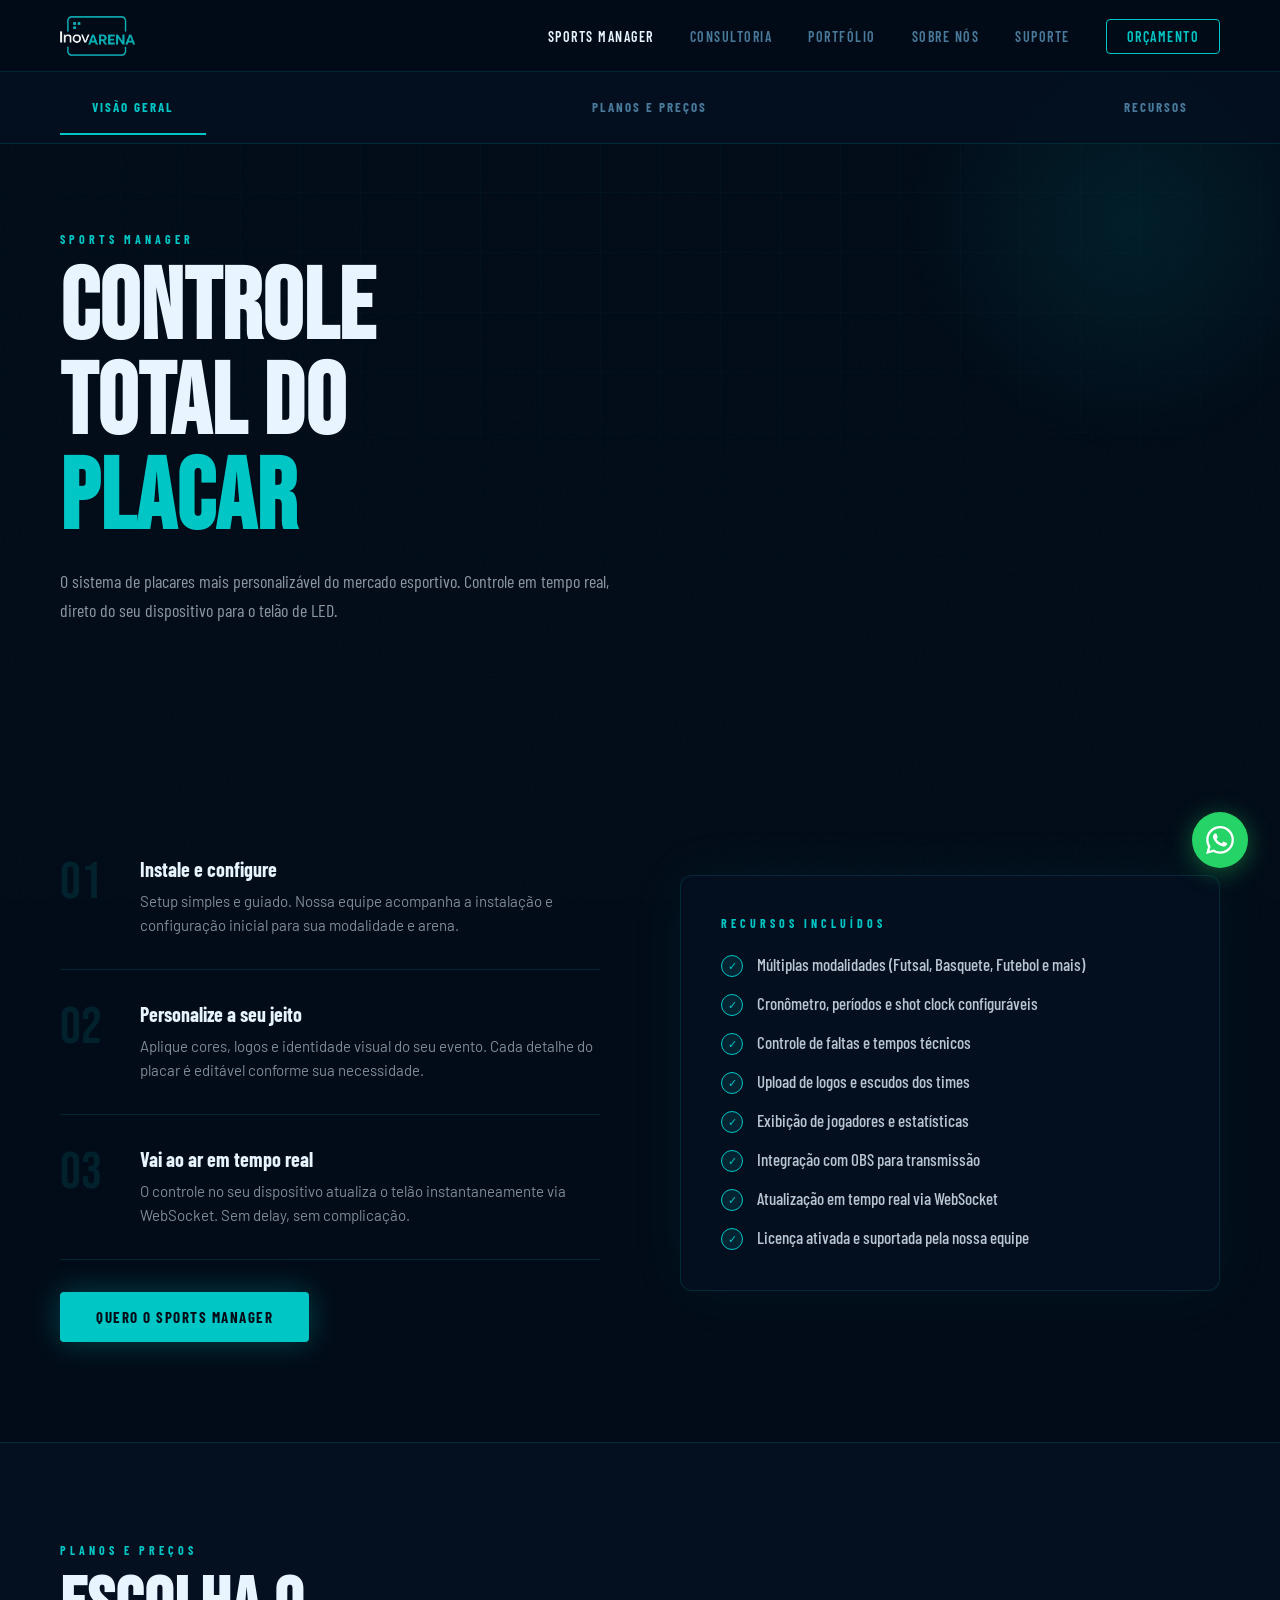
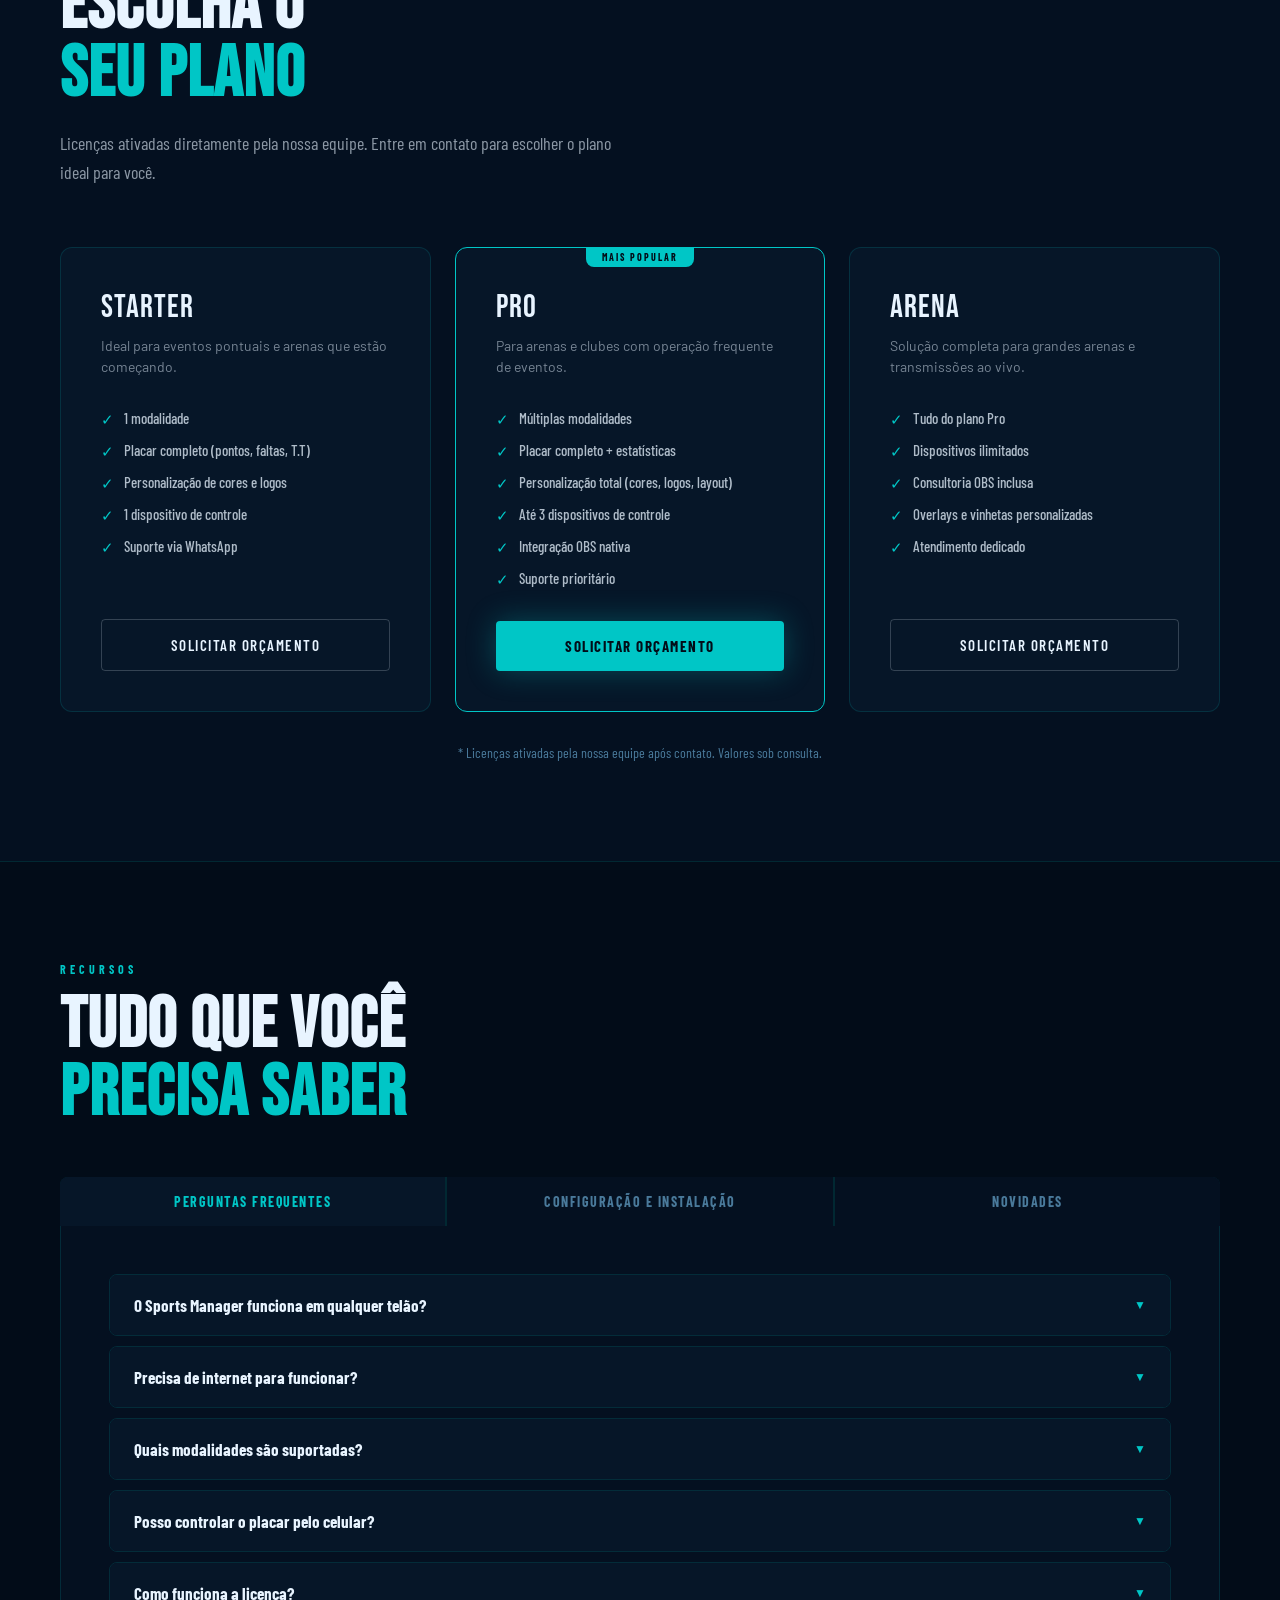
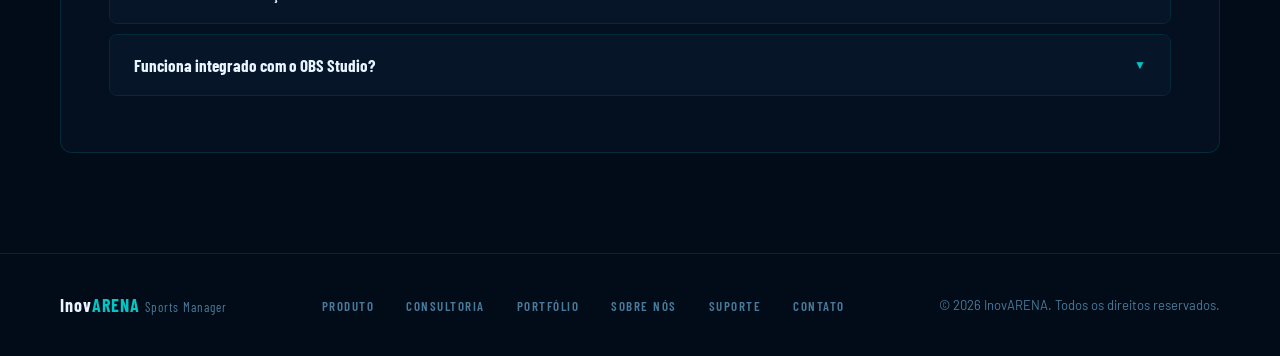
<file: sports-manager.html>
<!DOCTYPE html>
<html lang="pt-BR">
<head>
  <meta charset="UTF-8" />
  <meta name="viewport" content="width=device-width, initial-scale=1.0" />
  <title>Sports Manager — InovARENA</title>
  <link href="https://fonts.googleapis.com/css2?family=Bebas+Neue&family=Barlow+Condensed:wght@300;400;500;600;700;800&family=Barlow:wght@300;400;500&display=swap" rel="stylesheet" />
  <link rel="stylesheet" href="style.css" />
  <style>
    /* ── SUB-NAV ── */
    .sub-nav {
      position: sticky; top: 72px; z-index: 90;
      background: rgba(4,16,32,0.95);
      backdrop-filter: blur(16px);
      border-bottom: 1px solid var(--border);
      display: flex; gap: 0; overflow-x: auto;
      scrollbar-width: none;
    }
    .sub-nav::-webkit-scrollbar { display: none; }
    .sub-nav a {
      font-family: var(--font-sub); font-size: 13px;
      font-weight: 700; letter-spacing: 2px; text-transform: uppercase;
      color: var(--muted); text-decoration: none;
      padding: 18px 32px; white-space: nowrap;
      border-bottom: 2px solid transparent;
      transition: color 0.2s, border-color 0.2s;
    }
    .sub-nav a:hover { color: var(--white); }
    .sub-nav a.active { color: var(--accent); border-bottom-color: var(--accent); }

    /* ── OVERVIEW ── */
    .overview-grid {
      display: grid; grid-template-columns: 1fr 1fr;
      gap: 80px; align-items: center;
      margin-top: 60px;
    }
    .steps { display: flex; flex-direction: column; }
    .step {
      display: flex; gap: 24px;
      padding: 32px 0; border-bottom: 1px solid var(--border);
    }
    .step:last-child { border-bottom: none; }
    .step-num {
      font-family: var(--font-head); font-size: 52px;
      color: rgba(0,198,198,0.12); line-height: 1; min-width: 56px;
      transition: color 0.3s;
    }
    .step:hover .step-num { color: var(--accent); }
    .step-title {
      font-family: var(--font-sub); font-size: 20px;
      font-weight: 700; margin-bottom: 8px;
    }
    .step-desc { font-size: 15px; color: rgba(232,244,255,0.55); line-height: 1.6; }

    .features-card {
      background: rgba(4,16,32,0.85);
      border: 1px solid var(--border); border-radius: 12px; padding: 40px;
      box-shadow: 0 0 60px rgba(0,198,198,0.06);
    }
    .feature-list { list-style: none; display: flex; flex-direction: column; gap: 16px; }
    .feature-item {
      display: flex; align-items: flex-start; gap: 14px;
      font-family: var(--font-sub); font-size: 17px;
      font-weight: 500; color: rgba(232,244,255,0.8);
    }
    .feature-check {
      width: 22px; height: 22px; border-radius: 50%;
      background: rgba(0,198,198,0.12); border: 1px solid var(--accent);
      display: flex; align-items: center; justify-content: center;
      flex-shrink: 0; margin-top: 1px; color: var(--accent); font-size: 11px;
    }

    /* ── PLANOS ── */
    .planos { background: var(--bg2); border-top: 1px solid var(--border); }
    .plans-grid {
      display: grid; grid-template-columns: repeat(3,1fr);
      gap: 24px; margin-top: 60px;
    }
    .plan-card {
      background: var(--bg3); border: 1px solid var(--border);
      border-radius: 12px; padding: 40px;
      display: flex; flex-direction: column;
      position: relative; overflow: hidden;
      transition: border-color 0.2s, transform 0.2s;
    }
    .plan-card:hover { border-color: rgba(0,198,198,0.35); transform: translateY(-4px); }
    .plan-card.featured { border-color: var(--accent); }
    .plan-card.featured::before {
      content: 'MAIS POPULAR';
      position: absolute; top: -1px; left: 50%; transform: translateX(-50%);
      background: var(--accent); color: var(--bg);
      font-family: var(--font-sub); font-size: 10px; font-weight: 700;
      letter-spacing: 2px; padding: 4px 16px;
      border-radius: 0 0 8px 8px;
    }
    .plan-name {
      font-family: var(--font-head); font-size: 32px; letter-spacing: 1px;
      margin-bottom: 8px;
    }
    .plan-desc {
      font-size: 14px; color: rgba(232,244,255,0.5);
      line-height: 1.5; margin-bottom: 32px;
    }
    .plan-items { list-style: none; display: flex; flex-direction: column; gap: 12px; flex: 1; margin-bottom: 32px; }
    .plan-item {
      display: flex; gap: 10px; align-items: flex-start;
      font-family: var(--font-sub); font-size: 15px; font-weight: 500;
      color: rgba(232,244,255,0.75);
    }
    .plan-item-check { color: var(--accent); flex-shrink: 0; margin-top: 1px; }
    .plan-cta { margin-top: auto; }

    /* ── RECURSOS TABS ── */
    .recursos { border-top: 1px solid var(--border); }
    .tabs {
      display: flex; gap: 2px; margin-top: 48px;
      background: var(--border); border-radius: 8px 8px 0 0;
      overflow: hidden;
    }
    .tab-btn {
      flex: 1; padding: 16px 24px;
      font-family: var(--font-sub); font-size: 14px;
      font-weight: 700; letter-spacing: 1.5px; text-transform: uppercase;
      color: var(--muted); background: var(--bg2);
      border: none; cursor: pointer;
      transition: background 0.2s, color 0.2s;
    }
    .tab-btn:hover { color: var(--white); }
    .tab-btn.active { background: var(--bg3); color: var(--accent); }

    .tab-content { display: none; }
    .tab-content.active { display: block; }

    .tab-panel {
      background: var(--bg2);
      border: 1px solid var(--border); border-top: none;
      border-radius: 0 0 12px 12px; padding: 48px;
    }

    /* FAQ */
    .faq-list { display: flex; flex-direction: column; gap: 2px; }
    .faq-item {
      border: 1px solid var(--border); border-radius: 8px;
      overflow: hidden; margin-bottom: 8px;
    }
    .faq-q {
      width: 100%; padding: 20px 24px;
      background: var(--bg3);
      font-family: var(--font-sub); font-size: 17px; font-weight: 700;
      color: var(--white); text-align: left; border: none; cursor: pointer;
      display: flex; justify-content: space-between; align-items: center;
      transition: background 0.2s;
    }
    .faq-q:hover { background: rgba(0,198,198,0.06); }
    .faq-q .arrow { transition: transform 0.3s; font-size: 12px; color: var(--accent); }
    .faq-item.open .faq-q .arrow { transform: rotate(180deg); }
    .faq-a {
      display: none; padding: 0 24px 20px;
      background: var(--bg3);
      font-size: 15px; color: rgba(232,244,255,0.6); line-height: 1.7;
    }
    .faq-item.open .faq-a { display: block; }

    /* INSTALAÇÃO */
    .install-steps { display: flex; flex-direction: column; gap: 32px; }
    .install-step { display: flex; gap: 24px; align-items: flex-start; }
    .install-num {
      width: 40px; height: 40px; border-radius: 50%;
      background: rgba(0,198,198,0.1); border: 1.5px solid var(--accent);
      display: flex; align-items: center; justify-content: center;
      font-family: var(--font-head); font-size: 20px; color: var(--accent);
      flex-shrink: 0;
    }
    .install-title {
      font-family: var(--font-sub); font-size: 18px; font-weight: 700; margin-bottom: 6px;
    }
    .install-desc { font-size: 15px; color: rgba(232,244,255,0.55); line-height: 1.6; }

    /* NOVIDADES */
    .changelog { display: flex; flex-direction: column; gap: 32px; }
    .changelog-item {
      display: flex; gap: 32px;
      padding-bottom: 32px; border-bottom: 1px solid var(--border);
    }
    .changelog-item:last-child { border-bottom: none; padding-bottom: 0; }
    .changelog-date {
      font-family: var(--font-sub); font-size: 13px; font-weight: 700;
      letter-spacing: 1px; color: var(--muted);
      min-width: 80px; padding-top: 2px;
    }
    .changelog-version {
      display: inline-block;
      font-family: var(--font-sub); font-size: 11px; font-weight: 700;
      letter-spacing: 2px; text-transform: uppercase;
      background: rgba(0,198,198,0.1); border: 1px solid rgba(0,198,198,0.25);
      color: var(--accent); padding: 3px 10px; border-radius: 4px;
      margin-bottom: 8px;
    }
    .changelog-title {
      font-family: var(--font-sub); font-size: 18px;
      font-weight: 700; margin-bottom: 8px;
    }
    .changelog-desc { font-size: 15px; color: rgba(232,244,255,0.55); line-height: 1.6; }

    @media (max-width: 1024px) {
      .overview-grid { grid-template-columns: 1fr; gap: 48px; }
      .plans-grid { grid-template-columns: 1fr; }
      .tabs { flex-direction: column; border-radius: 8px; }
    }
    @media (max-width: 768px) {
      .tab-panel { padding: 32px 20px; }
      .changelog-item { flex-direction: column; gap: 8px; }
    }
  </style>
</head>
<body>

  <div id="nav-placeholder"></div>

  <!-- SUB-NAV -->
  <nav class="sub-nav" id="sub-nav">
    <a href="#overview" class="active">Visão geral</a>
    <a href="#planos">Planos e Preços</a>
    <a href="#recursos">Recursos</a>
  </nav>

  <!-- OVERVIEW -->
  <section class="page-hero" id="overview">
    <div class="page-hero-bg"></div>
    <div class="page-hero-glow"></div>
    <div style="position:relative;z-index:1">
      <div class="section-label">Sports Manager</div>
      <h1 class="section-title" style="font-size:clamp(56px,8vw,100px)">CONTROLE<br>TOTAL DO<br><span class="accent">PLACAR</span></h1>
      <p class="section-sub">O sistema de placares mais personalizável do mercado esportivo. Controle em tempo real, direto do seu dispositivo para o telão de LED.</p>
    </div>
  </section>

  <section class="reveal" style="padding-top:60px">
    <div class="overview-grid">
      <div class="steps">
        <div class="step">
          <div class="step-num">01</div>
          <div>
            <div class="step-title">Instale e configure</div>
            <p class="step-desc">Setup simples e guiado. Nossa equipe acompanha a instalação e configuração inicial para sua modalidade e arena.</p>
          </div>
        </div>
        <div class="step">
          <div class="step-num">02</div>
          <div>
            <div class="step-title">Personalize a seu jeito</div>
            <p class="step-desc">Aplique cores, logos e identidade visual do seu evento. Cada detalhe do placar é editável conforme sua necessidade.</p>
          </div>
        </div>
        <div class="step">
          <div class="step-num">03</div>
          <div>
            <div class="step-title">Vai ao ar em tempo real</div>
            <p class="step-desc">O controle no seu dispositivo atualiza o telão instantaneamente via WebSocket. Sem delay, sem complicação.</p>
          </div>
        </div>
        <div style="margin-top:32px">
          <a href="contato.html" class="btn-primary">Quero o Sports Manager</a>
        </div>
      </div>
      <div class="features-card">
        <div class="section-label" style="margin-bottom:24px">Recursos incluídos</div>
        <ul class="feature-list">
          <li class="feature-item"><div class="feature-check">✓</div>Múltiplas modalidades (Futsal, Basquete, Futebol e mais)</li>
          <li class="feature-item"><div class="feature-check">✓</div>Cronômetro, períodos e shot clock configuráveis</li>
          <li class="feature-item"><div class="feature-check">✓</div>Controle de faltas e tempos técnicos</li>
          <li class="feature-item"><div class="feature-check">✓</div>Upload de logos e escudos dos times</li>
          <li class="feature-item"><div class="feature-check">✓</div>Exibição de jogadores e estatísticas</li>
          <li class="feature-item"><div class="feature-check">✓</div>Integração com OBS para transmissão</li>
          <li class="feature-item"><div class="feature-check">✓</div>Atualização em tempo real via WebSocket</li>
          <li class="feature-item"><div class="feature-check">✓</div>Licença ativada e suportada pela nossa equipe</li>
        </ul>
      </div>
    </div>
  </section>

  <!-- PLANOS -->
  <section class="planos reveal" id="planos">
    <div class="section-label">Planos e Preços</div>
    <h2 class="section-title">ESCOLHA O<br><span class="accent">SEU PLANO</span></h2>
    <p class="section-sub">Licenças ativadas diretamente pela nossa equipe. Entre em contato para escolher o plano ideal para você.</p>
    <div class="plans-grid">
      <div class="plan-card">
        <div class="plan-name">Starter</div>
        <p class="plan-desc">Ideal para eventos pontuais e arenas que estão começando.</p>
        <ul class="plan-items">
          <li class="plan-item"><span class="plan-item-check">✓</span>1 modalidade</li>
          <li class="plan-item"><span class="plan-item-check">✓</span>Placar completo (pontos, faltas, T.T)</li>
          <li class="plan-item"><span class="plan-item-check">✓</span>Personalização de cores e logos</li>
          <li class="plan-item"><span class="plan-item-check">✓</span>1 dispositivo de controle</li>
          <li class="plan-item"><span class="plan-item-check">✓</span>Suporte via WhatsApp</li>
        </ul>
        <div class="plan-cta">
          <a href="contato.html" class="btn-secondary" style="width:100%;justify-content:center">Solicitar orçamento</a>
        </div>
      </div>
      <div class="plan-card featured">
        <div class="plan-name">Pro</div>
        <p class="plan-desc">Para arenas e clubes com operação frequente de eventos.</p>
        <ul class="plan-items">
          <li class="plan-item"><span class="plan-item-check">✓</span>Múltiplas modalidades</li>
          <li class="plan-item"><span class="plan-item-check">✓</span>Placar completo + estatísticas</li>
          <li class="plan-item"><span class="plan-item-check">✓</span>Personalização total (cores, logos, layout)</li>
          <li class="plan-item"><span class="plan-item-check">✓</span>Até 3 dispositivos de controle</li>
          <li class="plan-item"><span class="plan-item-check">✓</span>Integração OBS nativa</li>
          <li class="plan-item"><span class="plan-item-check">✓</span>Suporte prioritário</li>
        </ul>
        <div class="plan-cta">
          <a href="contato.html" class="btn-primary" style="width:100%;justify-content:center">Solicitar orçamento</a>
        </div>
      </div>
      <div class="plan-card">
        <div class="plan-name">Arena</div>
        <p class="plan-desc">Solução completa para grandes arenas e transmissões ao vivo.</p>
        <ul class="plan-items">
          <li class="plan-item"><span class="plan-item-check">✓</span>Tudo do plano Pro</li>
          <li class="plan-item"><span class="plan-item-check">✓</span>Dispositivos ilimitados</li>
          <li class="plan-item"><span class="plan-item-check">✓</span>Consultoria OBS inclusa</li>
          <li class="plan-item"><span class="plan-item-check">✓</span>Overlays e vinhetas personalizadas</li>
          <li class="plan-item"><span class="plan-item-check">✓</span>Atendimento dedicado</li>
        </ul>
        <div class="plan-cta">
          <a href="contato.html" class="btn-secondary" style="width:100%;justify-content:center">Solicitar orçamento</a>
        </div>
      </div>
    </div>
    <p style="text-align:center;margin-top:32px;font-family:var(--font-sub);font-size:14px;color:var(--muted)">
      * Licenças ativadas pela nossa equipe após contato. Valores sob consulta.
    </p>
  </section>

  <!-- RECURSOS -->
  <section class="recursos reveal" id="recursos">
    <div class="section-label">Recursos</div>
    <h2 class="section-title">TUDO QUE VOCÊ<br><span class="accent">PRECISA SABER</span></h2>
    <div class="tabs">
      <button class="tab-btn active" data-tab="faq">Perguntas Frequentes</button>
      <button class="tab-btn" data-tab="install">Configuração e Instalação</button>
      <button class="tab-btn" data-tab="novidades">Novidades</button>
    </div>

    <!-- FAQ -->
    <div class="tab-panel tab-content active" id="tab-faq">
      <div class="faq-list">
        <div class="faq-item">
          <button class="faq-q">O Sports Manager funciona em qualquer telão? <span class="arrow">▼</span></button>
          <div class="faq-a">Sim! O sistema funciona em qualquer telão de LED que receba sinal via HDMI ou DisplayPort de um computador. Qualquer resolução é suportada.</div>
        </div>
        <div class="faq-item">
          <button class="faq-q">Precisa de internet para funcionar? <span class="arrow">▼</span></button>
          <div class="faq-a">O sistema funciona em rede local (LAN/Wi-Fi). Não é necessária conexão com a internet durante o evento — apenas na ativação da licença.</div>
        </div>
        <div class="faq-item">
          <button class="faq-q">Quais modalidades são suportadas? <span class="arrow">▼</span></button>
          <div class="faq-a">Atualmente suportamos Futsal, Basquete e Futebol. Novas modalidades são adicionadas constantemente — consulte nossa equipe para saber sobre modalidades específicas.</div>
        </div>
        <div class="faq-item">
          <button class="faq-q">Posso controlar o placar pelo celular? <span class="arrow">▼</span></button>
          <div class="faq-a">Sim! O controle é feito via interface web, acessível de qualquer dispositivo na mesma rede — celular, tablet ou computador.</div>
        </div>
        <div class="faq-item">
          <button class="faq-q">Como funciona a licença? <span class="arrow">▼</span></button>
          <div class="faq-a">As licenças são ativadas diretamente pela nossa equipe após a contratação. Entramos em contato para configurar tudo junto com você.</div>
        </div>
        <div class="faq-item">
          <button class="faq-q">Funciona integrado com o OBS Studio? <span class="arrow">▼</span></button>
          <div class="faq-a">Sim! O telão do Sports Manager pode ser capturado pelo OBS como fonte de janela ou browser source, permitindo transmissões ao vivo com o placar sobreposto.</div>
        </div>
      </div>
    </div>

    <!-- INSTALAÇÃO -->
    <div class="tab-panel tab-content" id="tab-install">
      <div class="install-steps">
        <div class="install-step">
          <div class="install-num">1</div>
          <div>
            <div class="install-title">Entre em contato com nossa equipe</div>
            <p class="install-desc">Após a contratação, nossa equipe entra em contato para iniciar o processo de ativação e configuração da sua licença.</p>
          </div>
        </div>
        <div class="install-step">
          <div class="install-num">2</div>
          <div>
            <div class="install-title">Configure o servidor na sua rede</div>
            <p class="install-desc">O Sports Manager roda em um computador na sua rede local. Nossa equipe guia a instalação passo a passo — não é necessário conhecimento técnico avançado.</p>
          </div>
        </div>
        <div class="install-step">
          <div class="install-num">3</div>
          <div>
            <div class="install-title">Conecte o telão</div>
            <p class="install-desc">Conecte o computador ao telão via HDMI. Abra a página do Telão em modo tela cheia e configure a resolução adequada para o seu display.</p>
          </div>
        </div>
        <div class="install-step">
          <div class="install-num">4</div>
          <div>
            <div class="install-title">Acesse o Controle de qualquer dispositivo</div>
            <p class="install-desc">Em qualquer celular ou tablet na mesma rede Wi-Fi, abra o endereço do sistema e acesse o painel de Controle. Tudo pronto para operar.</p>
          </div>
        </div>
        <div class="install-step">
          <div class="install-num">5</div>
          <div>
            <div class="install-title">Personalize e vai ao ar</div>
            <p class="install-desc">Carregue os logos dos times, defina as cores e configure a modalidade. O placar está pronto para o evento.</p>
          </div>
        </div>
      </div>
    </div>

    <!-- NOVIDADES -->
    <div class="tab-panel tab-content" id="tab-novidades">
      <div class="changelog">
        <div class="changelog-item">
          <div class="changelog-date">Abr 2026</div>
          <div>
            <div class="changelog-version">v1.3 — Beta</div>
            <div class="changelog-title">Redesign do painel principal</div>
            <p class="changelog-desc">Nova interface do índice com cards de Controle e Telão redesenhados. Melhorias na responsividade mobile e navegação geral do sistema.</p>
          </div>
        </div>
        <div class="changelog-item">
          <div class="changelog-date">Mar 2026</div>
          <div>
            <div class="changelog-version">v1.2 — Beta</div>
            <div class="changelog-title">Suporte a Futebol e novo overlay de substituição</div>
            <p class="changelog-desc">Adicionado placar completo para Futebol com cronômetro crescente. Novo overlay de substituição de jogadores integrado ao OBS.</p>
          </div>
        </div>
        <div class="changelog-item">
          <div class="changelog-date">Fev 2026</div>
          <div>
            <div class="changelog-version">v1.1 — Beta</div>
            <div class="changelog-title">Melhorias no Basquete e shot clock</div>
            <p class="changelog-desc">Shot clock de 24s adicionado ao placar de Basquete. Placar por períodos (Q1-Q4) com histórico visível durante o jogo. Tamanhos de fonte aumentados para melhor leitura no telão.</p>
          </div>
        </div>
        <div class="changelog-item">
          <div class="changelog-date">Jan 2026</div>
          <div>
            <div class="changelog-version">v1.0 — Beta</div>
            <div class="changelog-title">Lançamento do Sports Manager</div>
            <p class="changelog-desc">Versão inicial com suporte a Futsal e Basquete. Placar em tempo real via WebSocket, controle mobile, personalização de cores e logos dos times.</p>
          </div>
        </div>
      </div>
    </div>
  </section>

  <div id="footer-placeholder"></div>

  <script src="main.js"></script>
  <script>
    // Sub-nav active on scroll
    const subNavLinks = document.querySelectorAll('.sub-nav a');
    const anchors = ['overview','planos','recursos'];
    window.addEventListener('scroll', () => {
      let current = 'overview';
      anchors.forEach(id => {
        const el = document.getElementById(id);
        if (el && window.scrollY >= el.offsetTop - 150) current = id;
      });
      subNavLinks.forEach(a => {
        a.classList.toggle('active', a.getAttribute('href') === `#${current}`);
      });
    });

    // Tabs
    document.querySelectorAll('.tab-btn').forEach(btn => {
      btn.addEventListener('click', () => {
        document.querySelectorAll('.tab-btn').forEach(b => b.classList.remove('active'));
        document.querySelectorAll('.tab-content').forEach(c => c.classList.remove('active'));
        btn.classList.add('active');
        document.getElementById(`tab-${btn.dataset.tab}`).classList.add('active');
      });
    });

    // FAQ accordion
    document.querySelectorAll('.faq-q').forEach(q => {
      q.addEventListener('click', () => {
        const item = q.parentElement;
        const wasOpen = item.classList.contains('open');
        document.querySelectorAll('.faq-item').forEach(i => i.classList.remove('open'));
        if (!wasOpen) item.classList.add('open');
      });
    });
  </script>
</body>
</html>
</file>
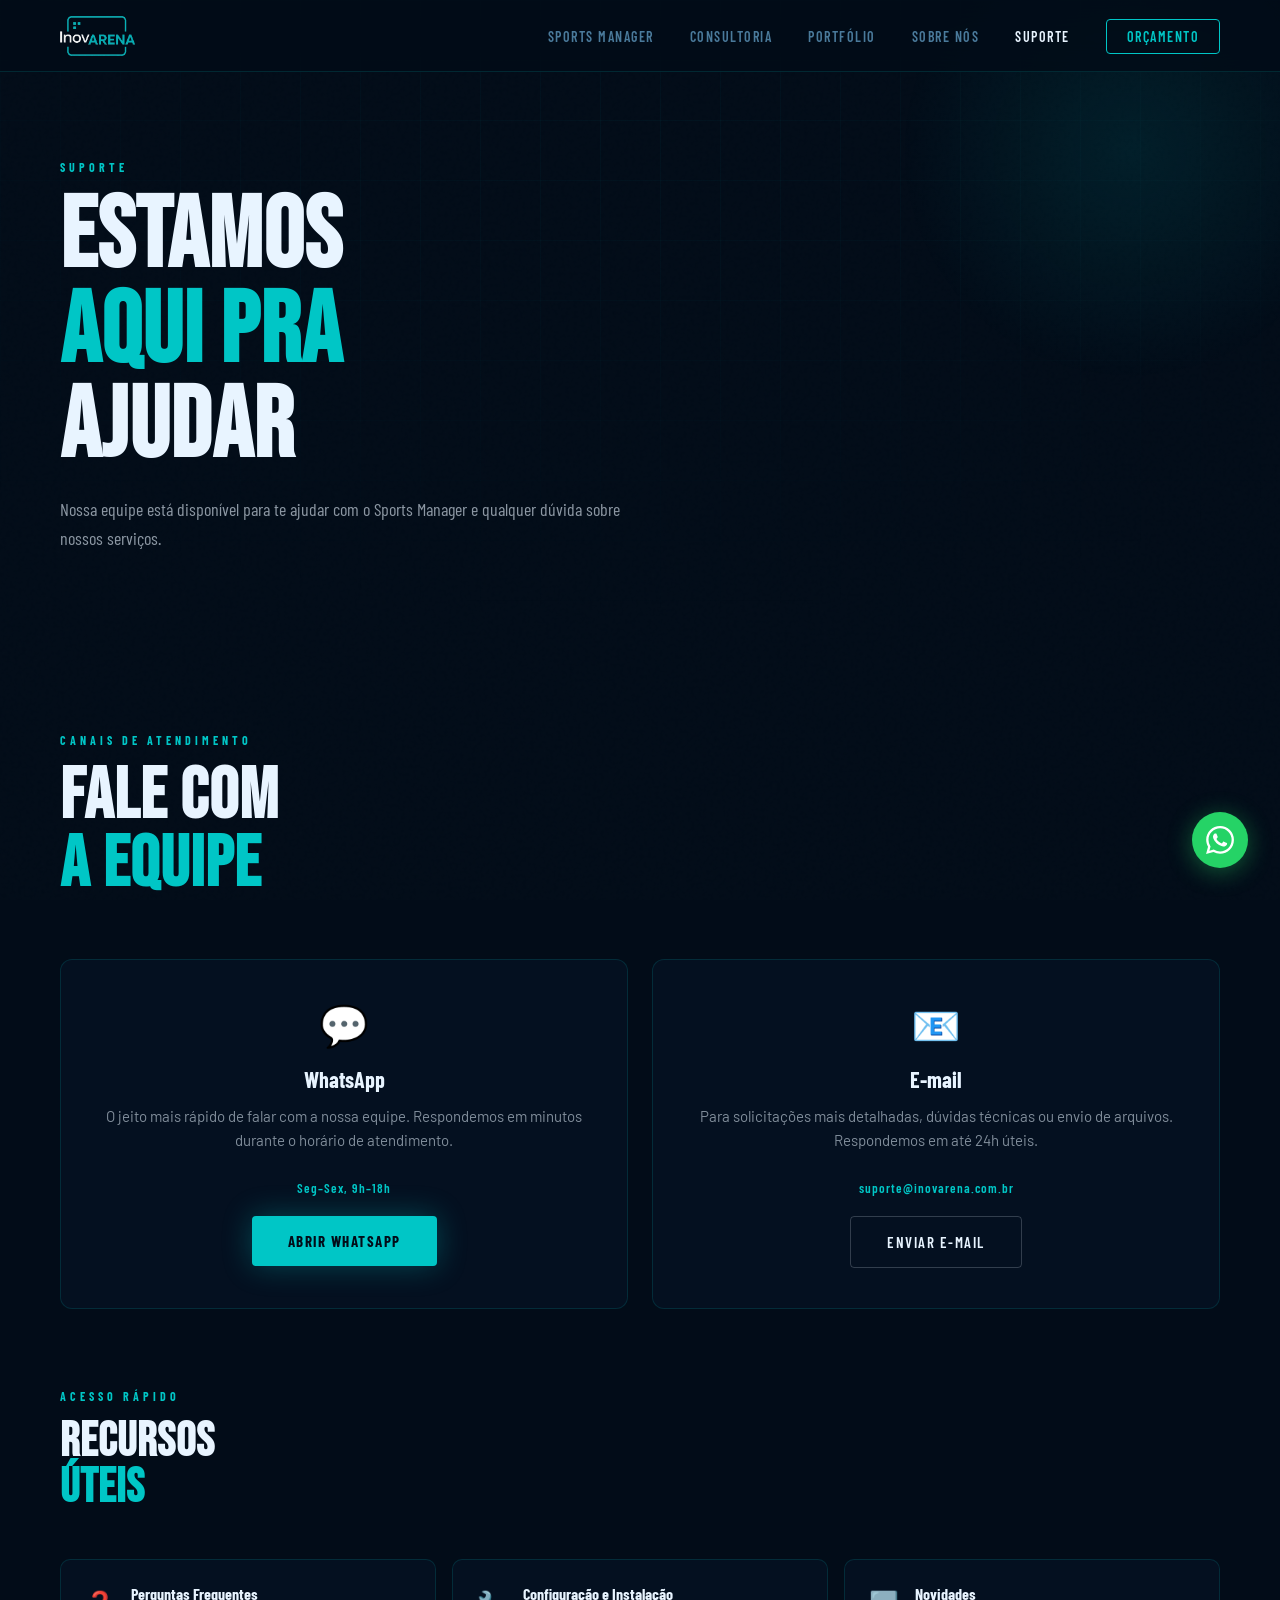
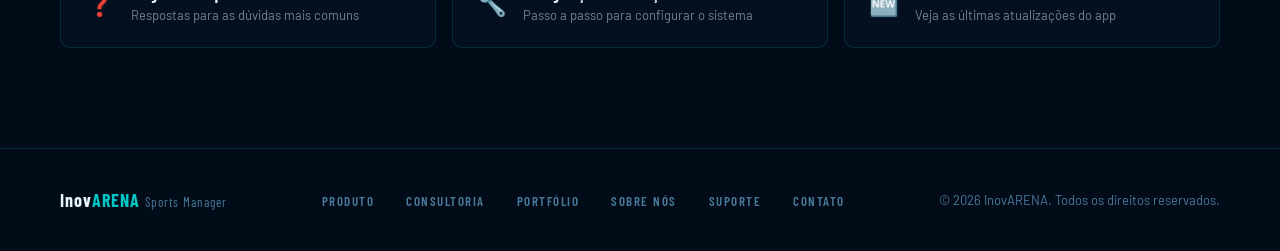
<file: suporte.html>
<!DOCTYPE html>
<html lang="pt-BR">
<head>
  <meta charset="UTF-8"/><meta name="viewport" content="width=device-width,initial-scale=1.0"/>
  <title>Suporte — InovARENA</title>
  <link href="https://fonts.googleapis.com/css2?family=Bebas+Neue&family=Barlow+Condensed:wght@300;400;500;600;700;800&family=Barlow:wght@300;400;500&display=swap" rel="stylesheet"/>
  <link rel="stylesheet" href="style.css"/>
  <style>
    .support-grid { display:grid; grid-template-columns:1fr 1fr; gap:24px; margin-top:60px; }
    .support-card { background:var(--bg2); border:1px solid var(--border); border-radius:12px; padding:40px; text-align:center; transition:border-color .2s,background .2s; }
    .support-card:hover { border-color:rgba(0,198,198,.3); background:var(--bg3); }
    .support-icon { font-size:40px; margin-bottom:16px; }
    .support-title { font-family:var(--font-sub); font-size:22px; font-weight:700; margin-bottom:12px; }
    .support-desc { font-size:15px; color:rgba(232,244,255,.55); line-height:1.6; margin-bottom:28px; }
    .support-detail { font-family:var(--font-sub); font-size:13px; font-weight:600; color:var(--accent); letter-spacing:1px; margin-bottom:20px; }
    .links-section { margin-top:80px; }
    .quick-links { display:grid; grid-template-columns:repeat(3,1fr); gap:16px; margin-top:48px; }
    .quick-link { display:flex; align-items:center; gap:16px; background:var(--bg2); border:1px solid var(--border); border-radius:10px; padding:24px; text-decoration:none; color:var(--white); transition:border-color .2s,background .2s; }
    .quick-link:hover { border-color:rgba(0,198,198,.3); background:var(--bg3); }
    .quick-link-icon { font-size:24px; flex-shrink:0; }
    .quick-link-title { font-family:var(--font-sub); font-size:16px; font-weight:700; margin-bottom:4px; }
    .quick-link-desc { font-size:13px; color:rgba(232,244,255,.5); }
    @media(max-width:1024px){ .support-grid{grid-template-columns:1fr;} .quick-links{grid-template-columns:1fr 1fr;} }
    @media(max-width:600px){ .quick-links{grid-template-columns:1fr;} }
  </style>
</head>
<body>
  <div id="nav-placeholder"></div>
  <section class="page-hero">
    <div class="page-hero-bg"></div><div class="page-hero-glow"></div>
    <div style="position:relative;z-index:1">
      <div class="section-label">Suporte</div>
      <h1 class="section-title" style="font-size:clamp(56px,8vw,100px)">ESTAMOS<br><span class="accent">AQUI PRA</span><br>AJUDAR</h1>
      <p class="section-sub">Nossa equipe está disponível para te ajudar com o Sports Manager e qualquer dúvida sobre nossos serviços.</p>
    </div>
  </section>
  <section class="reveal">
    <div class="section-label">Canais de atendimento</div>
    <h2 class="section-title">FALE COM<br><span class="accent">A EQUIPE</span></h2>
    <div class="support-grid">
      <div class="support-card">
        <div class="support-icon">💬</div>
        <div class="support-title">WhatsApp</div>
        <p class="support-desc">O jeito mais rápido de falar com a nossa equipe. Respondemos em minutos durante o horário de atendimento.</p>
        <div class="support-detail">Seg–Sex, 9h–18h</div>
        <a href="https://wa.me/55XXXXXXXXXXX" target="_blank" class="btn-primary">Abrir WhatsApp</a>
      </div>
      <div class="support-card">
        <div class="support-icon">📧</div>
        <div class="support-title">E-mail</div>
        <p class="support-desc">Para solicitações mais detalhadas, dúvidas técnicas ou envio de arquivos. Respondemos em até 24h úteis.</p>
        <div class="support-detail">suporte@inovarena.com.br</div>
        <a href="mailto:suporte@inovarena.com.br" class="btn-secondary">Enviar e-mail</a>
      </div>
    </div>
    <div class="links-section">
      <div class="section-label">Acesso rápido</div>
      <h3 class="section-title" style="font-size:clamp(32px,4vw,48px)">RECURSOS<br><span class="accent">ÚTEIS</span></h3>
      <div class="quick-links">
        <a href="sports-manager.html#recursos" class="quick-link">
          <div class="quick-link-icon">❓</div>
          <div><div class="quick-link-title">Perguntas Frequentes</div><div class="quick-link-desc">Respostas para as dúvidas mais comuns</div></div>
        </a>
        <a href="sports-manager.html#recursos" class="quick-link">
          <div class="quick-link-icon">🔧</div>
          <div><div class="quick-link-title">Configuração e Instalação</div><div class="quick-link-desc">Passo a passo para configurar o sistema</div></div>
        </a>
        <a href="sports-manager.html#recursos" class="quick-link">
          <div class="quick-link-icon">🆕</div>
          <div><div class="quick-link-title">Novidades</div><div class="quick-link-desc">Veja as últimas atualizações do app</div></div>
        </a>
      </div>
    </div>
  </section>
  <div id="footer-placeholder"></div>
  <script src="main.js"></script>
</body>
</html>
</file>
<file: style.css>
/* ── RESET & ROOT ── */
*, *::before, *::after { box-sizing: border-box; margin: 0; padding: 0; }

:root {
  --bg:        #020c18;
  --bg2:       #041020;
  --bg3:       #061628;
  --accent:    #00c6c6;
  --accent2:   #0af0f0;
  --white:     #e8f4ff;
  --muted:     #4a7a9b;
  --border:    rgba(0,198,198,0.15);
  --glow:      rgba(0,198,198,0.25);
  --font-head: 'Bebas Neue', cursive;
  --font-sub:  'Barlow Condensed', sans-serif;
  --font-body: 'Barlow', sans-serif;
}

html { scroll-behavior: smooth; }

body {
  background: var(--bg);
  color: var(--white);
  font-family: var(--font-body);
  overflow-x: hidden;
}

body::before {
  content: '';
  position: fixed;
  inset: 0;
  background-image: url("data:image/svg+xml,%3Csvg viewBox='0 0 256 256' xmlns='http://www.w3.org/2000/svg'%3E%3Cfilter id='noise'%3E%3CfeTurbulence type='fractalNoise' baseFrequency='0.9' numOctaves='4' stitchTiles='stitch'/%3E%3C/filter%3E%3Crect width='100%25' height='100%25' filter='url(%23noise)' opacity='0.04'/%3E%3C/svg%3E");
  pointer-events: none;
  z-index: 0;
  opacity: 0.4;
}

/* ── NAV ── */
nav {
  position: fixed;
  top: 0; left: 0; right: 0;
  z-index: 100;
  display: flex;
  align-items: center;
  justify-content: space-between;
  padding: 0 60px;
  height: 72px;
  background: rgba(2,12,24,0.85);
  backdrop-filter: blur(20px);
  border-bottom: 1px solid var(--border);
}

.nav-logo {
  display: flex;
  align-items: center;
  gap: 10px;
  text-decoration: none;
}

.nav-logo-icon {
  width: 36px; height: 36px;
  border: 2px solid var(--accent);
  border-radius: 8px;
  display: flex; align-items: center; justify-content: center;
  position: relative;
}
.nav-logo-icon::before, .nav-logo-icon::after {
  content: '';
  position: absolute;
  width: 7px; height: 7px;
  background: var(--accent);
  border-radius: 2px;
}
.nav-logo-icon::before { top: 7px; left: 7px; }
.nav-logo-icon::after  { top: 7px; right: 7px; opacity: 0.4; }

.nav-logo-text {
  font-family: var(--font-sub);
  font-weight: 700; font-size: 20px; letter-spacing: 1px;
}
.nav-logo-text span { color: var(--accent); }

.nav-links {
  display: flex;
  align-items: center;
  gap: 36px;
  list-style: none;
}

.nav-links a {
  font-family: var(--font-sub);
  font-weight: 600; font-size: 14px;
  letter-spacing: 1.5px; text-transform: uppercase;
  color: var(--muted); text-decoration: none;
  transition: color 0.2s;
}
.nav-links a:hover, .nav-links a.active { color: var(--white); }

.nav-cta {
  color: var(--accent) !important;
  border: 1.5px solid var(--accent);
  padding: 8px 20px; border-radius: 4px;
  transition: background 0.2s, color 0.2s !important;
}
.nav-cta:hover {
  background: var(--accent) !important;
  color: var(--bg) !important;
}

/* hamburger */
.nav-hamburger {
  display: none;
  flex-direction: column;
  gap: 5px;
  cursor: pointer;
  background: none;
  border: none;
  padding: 4px;
}
.nav-hamburger span {
  display: block;
  width: 24px; height: 2px;
  background: var(--white);
  border-radius: 2px;
  transition: all 0.3s;
}

/* ── SECTIONS ── */
section {
  position: relative;
  z-index: 1;
  padding: 100px 60px;
}

.page-hero {
  padding: 160px 60px 80px;
  position: relative;
  overflow: hidden;
}

.page-hero-bg {
  position: absolute;
  inset: 0;
  background-image:
    linear-gradient(rgba(0,198,198,0.04) 1px, transparent 1px),
    linear-gradient(90deg, rgba(0,198,198,0.04) 1px, transparent 1px);
  background-size: 60px 60px;
  mask-image: radial-gradient(ellipse 80% 80% at 50% 20%, black 0%, transparent 100%);
}

.page-hero-glow {
  position: absolute;
  top: -100px; right: -100px;
  width: 500px; height: 500px;
  background: radial-gradient(circle, rgba(0,198,198,0.1) 0%, transparent 65%);
  pointer-events: none;
}

/* ── TYPOGRAPHY ── */
.section-label {
  font-family: var(--font-sub);
  font-size: 12px; font-weight: 700;
  letter-spacing: 4px; text-transform: uppercase;
  color: var(--accent); margin-bottom: 16px;
}

.section-title {
  font-family: var(--font-head);
  font-size: clamp(42px, 6vw, 72px);
  line-height: 0.95; letter-spacing: 1px;
  margin-bottom: 20px;
}

.section-sub {
  font-family: var(--font-sub);
  font-size: 18px; font-weight: 400;
  color: rgba(232,244,255,0.6);
  line-height: 1.6; max-width: 580px;
}

.accent { color: var(--accent); }

/* ── BUTTONS ── */
.btn-primary {
  display: inline-flex; align-items: center; gap: 10px;
  background: var(--accent); color: var(--bg);
  font-family: var(--font-sub); font-weight: 700;
  font-size: 15px; letter-spacing: 1.5px; text-transform: uppercase;
  padding: 16px 36px; border-radius: 4px;
  text-decoration: none; border: none; cursor: pointer;
  transition: background 0.2s, transform 0.15s, box-shadow 0.2s;
  box-shadow: 0 0 30px rgba(0,198,198,0.3);
}
.btn-primary:hover {
  background: var(--accent2);
  transform: translateY(-2px);
  box-shadow: 0 0 50px rgba(0,198,198,0.5);
}

.btn-secondary {
  display: inline-flex; align-items: center; gap: 10px;
  background: transparent; color: var(--white);
  font-family: var(--font-sub); font-weight: 600;
  font-size: 15px; letter-spacing: 1.5px; text-transform: uppercase;
  padding: 16px 36px; border-radius: 4px;
  text-decoration: none; border: 1.5px solid rgba(232,244,255,0.2);
  cursor: pointer; transition: border-color 0.2s, background 0.2s;
}
.btn-secondary:hover {
  border-color: rgba(232,244,255,0.5);
  background: rgba(232,244,255,0.04);
}

/* ── CARDS ── */
.card {
  background: rgba(4,16,32,0.8);
  border: 1px solid var(--border);
  border-radius: 12px; padding: 40px;
  position: relative; overflow: hidden;
  transition: border-color 0.2s, background 0.2s;
}
.card:hover { border-color: rgba(0,198,198,0.3); background: var(--bg3); }
.card::before {
  content: '';
  position: absolute;
  top: 0; left: 0; right: 0;
  height: 2px;
  background: linear-gradient(90deg, transparent, var(--accent), transparent);
  opacity: 0; transition: opacity 0.3s;
}
.card:hover::before { opacity: 1; }

/* ── FOOTER ── */
footer {
  position: relative; z-index: 1;
  padding: 40px 60px;
  border-top: 1px solid var(--border);
  display: flex;
  align-items: center;
  justify-content: space-between;
  flex-wrap: wrap; gap: 20px;
}

.footer-logo {
  font-family: var(--font-sub);
  font-weight: 700; font-size: 18px; letter-spacing: 1px;
}
.footer-logo span { color: var(--accent); }

.footer-links {
  display: flex; gap: 32px; list-style: none; flex-wrap: wrap;
}
.footer-links a {
  font-family: var(--font-sub);
  font-size: 13px; font-weight: 600;
  letter-spacing: 1.5px; text-transform: uppercase;
  color: var(--muted); text-decoration: none;
  transition: color 0.2s;
}
.footer-links a:hover { color: var(--white); }

.footer-copy {
  font-size: 13px; color: var(--muted);
}

/* ── WHATSAPP FLOAT ── */
.wa-float {
  position: fixed; bottom: 32px; right: 32px; z-index: 200;
  width: 56px; height: 56px; border-radius: 50%;
  background: #25D366;
  display: flex; align-items: center; justify-content: center;
  box-shadow: 0 4px 24px rgba(37,211,102,0.4);
  text-decoration: none;
  transition: transform 0.2s, box-shadow 0.2s;
}
.wa-float:hover { transform: scale(1.1); box-shadow: 0 4px 40px rgba(37,211,102,0.6); }
.wa-float svg { width: 28px; height: 28px; fill: white; }

/* ── DIVIDER ── */
.divider {
  border: none;
  border-top: 1px solid var(--border);
  margin: 0;
}

/* ── REVEAL ANIMATION ── */
.reveal {
  opacity: 0; transform: translateY(32px);
  transition: opacity 0.7s ease, transform 0.7s ease;
}
.reveal.visible { opacity: 1; transform: translateY(0); }

/* ── RESPONSIVE ── */
@media (max-width: 1024px) {
  nav { padding: 0 32px; }
  section { padding: 80px 32px; }
  .page-hero { padding: 140px 32px 80px; }
  footer { padding: 32px; }
}

@media (max-width: 768px) {
  .nav-links { display: none; }
  .nav-links.open {
    display: flex; flex-direction: column;
    position: fixed; top: 72px; left: 0; right: 0;
    background: rgba(2,12,24,0.98);
    backdrop-filter: blur(20px);
    padding: 24px 32px;
    border-bottom: 1px solid var(--border);
    gap: 20px;
  }
  .nav-hamburger { display: flex; }
  section { padding: 60px 20px; }
  .page-hero { padding: 120px 20px 60px; }
  footer { padding: 24px 20px; flex-direction: column; text-align: center; }
  .footer-links { justify-content: center; gap: 20px; }
}
</file>
